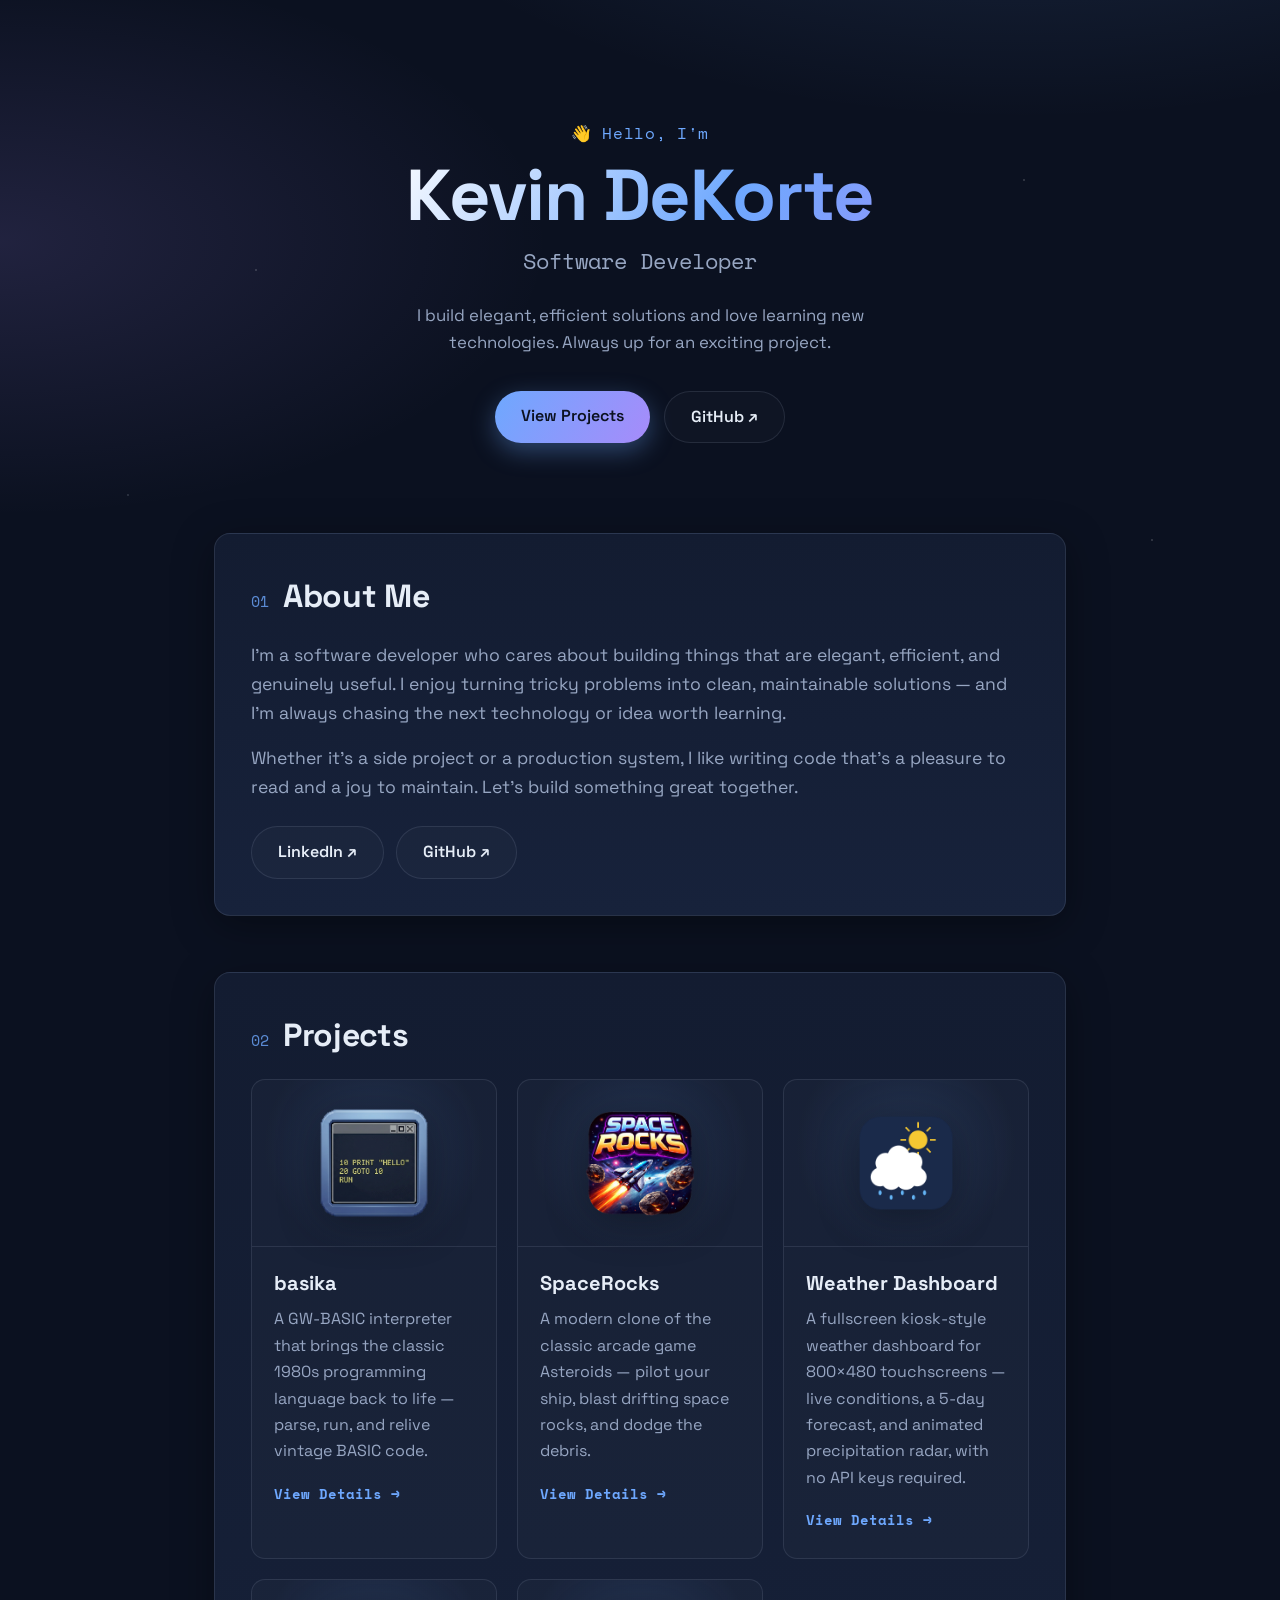
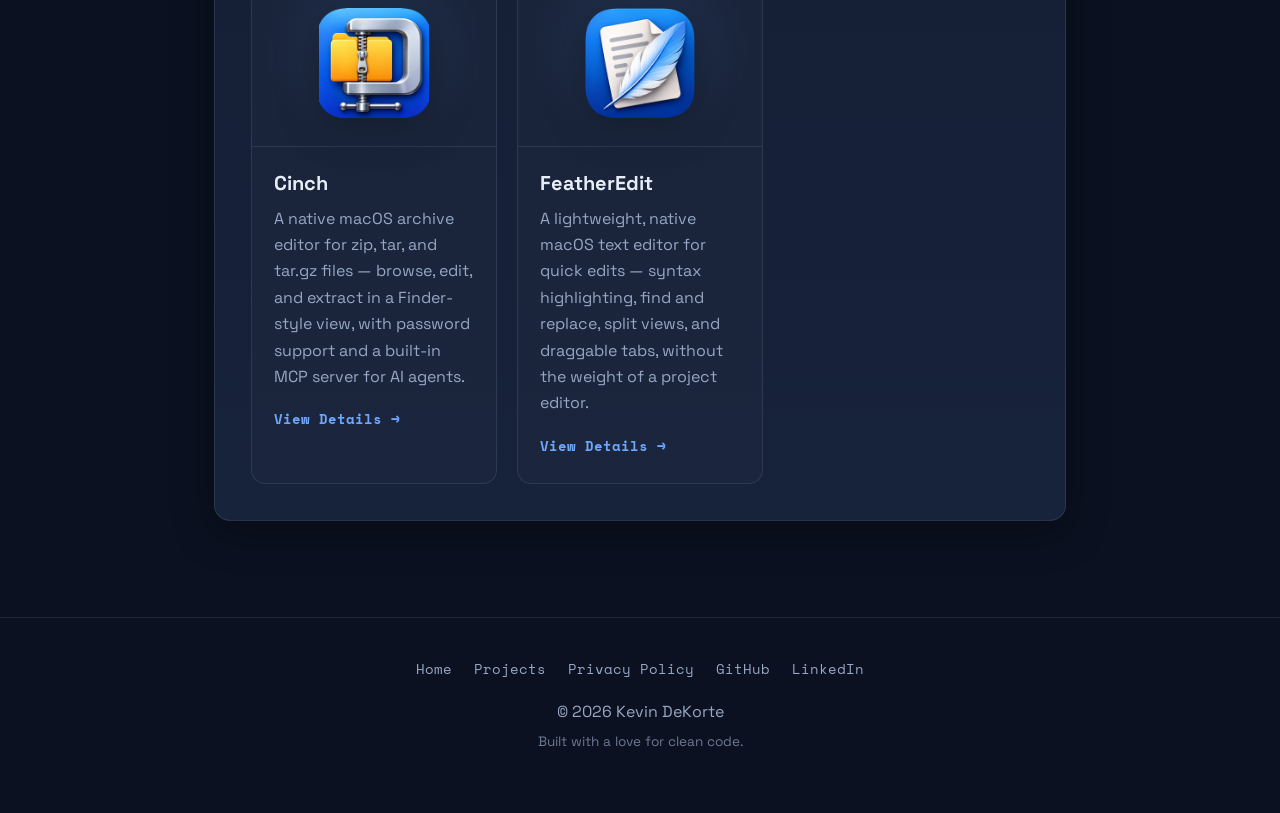
<file: index.html>
<!DOCTYPE html>
<html lang="en">
<head>
    <meta charset="UTF-8">
    <meta name="viewport" content="width=device-width, initial-scale=1.0">
    <meta name="description" content="Kevin DeKorte — Software Developer. Portfolio and projects.">
    <title>Kevin DeKorte — Software Developer</title>
    <link rel="canonical" href="https://kdekorte.github.io/">
    <script async src="https://pagead2.googlesyndication.com/pagead/js/adsbygoogle.js?client=ca-pub-9617520842418047" crossorigin="anonymous"></script>
    <link rel="preconnect" href="https://fonts.googleapis.com">
    <link rel="preconnect" href="https://fonts.gstatic.com" crossorigin>
    <link href="https://fonts.googleapis.com/css2?family=Space+Grotesk:wght@400;500;600;700&family=Space+Mono:wght@400;700&display=swap" rel="stylesheet">
    <link rel="stylesheet" href="style.css">
</head>
<body>
    <div class="stars" aria-hidden="true"></div>

    <header class="hero">
        <div class="hero-inner">
            <p class="eyebrow">👋 Hello, I'm</p>
            <h1>Kevin DeKorte</h1>
            <p class="tagline">Software Developer</p>
            <p class="hero-blurb">I build elegant, efficient solutions and love learning new technologies. Always up for an exciting project.</p>
            <div class="hero-actions">
                <a class="btn btn-primary" href="#projects">View Projects</a>
                <a class="btn btn-ghost" href="https://github.com/kdekorte" target="_blank" rel="noopener">GitHub ↗</a>
            </div>
        </div>
    </header>

    <main>
        <section id="about" class="section">
            <div class="section-head">
                <span class="section-index">01</span>
                <h2>About Me</h2>
            </div>
            <p class="lead">I'm a software developer who cares about building things that are elegant, efficient, and genuinely useful. I enjoy turning tricky problems into clean, maintainable solutions — and I'm always chasing the next technology or idea worth learning.</p>
            <p class="lead">Whether it's a side project or a production system, I like writing code that's a pleasure to read and a joy to maintain. Let's build something great together.</p>
            <div class="about-links">
                <a class="btn btn-ghost" href="https://www.linkedin.com/in/kevin-dekorte-9445943" target="_blank" rel="noopener">LinkedIn ↗</a>
                <a class="btn btn-ghost" href="https://github.com/kdekorte" target="_blank" rel="noopener">GitHub ↗</a>
            </div>
        </section>

        <section id="projects" class="section">
            <div class="section-head">
                <span class="section-index">02</span>
                <h2>Projects</h2>
            </div>
            <div class="project-grid">
                <article class="card">
                    <div class="card-media">
                        <img src="images/basika/icon.png" alt="basika icon" loading="lazy">
                    </div>
                    <div class="card-body">
                        <h3>basika</h3>
                        <p>A GW-BASIC interpreter that brings the classic 1980s programming language back to life — parse, run, and relive vintage BASIC code.</p>
                        <a class="card-link" href="basika.html">View Details →</a>
                    </div>
                </article>

                <article class="card">
                    <div class="card-media">
                        <img src="images/spacerocks/icon.png" alt="SpaceRocks icon" loading="lazy">
                    </div>
                    <div class="card-body">
                        <h3>SpaceRocks</h3>
                        <p>A modern clone of the classic arcade game Asteroids — pilot your ship, blast drifting space rocks, and dodge the debris.</p>
                        <a class="card-link" href="spacerocks.html">View Details →</a>
                    </div>
                </article>

                <article class="card">
                    <div class="card-media">
                        <img src="images/weather-dashboard/icon.png" alt="Weather Dashboard icon" loading="lazy">
                    </div>
                    <div class="card-body">
                        <h3>Weather Dashboard</h3>
                        <p>A fullscreen kiosk-style weather dashboard for 800×480 touchscreens — live conditions, a 5-day forecast, and animated precipitation radar, with no API keys required.</p>
                        <a class="card-link" href="weather-dashboard.html">View Details →</a>
                    </div>
                </article>

                <article class="card">
                    <div class="card-media">
                        <img src="images/cinch/icon.png" alt="Cinch icon" loading="lazy">
                    </div>
                    <div class="card-body">
                        <h3>Cinch</h3>
                        <p>A native macOS archive editor for zip, tar, and tar.gz files — browse, edit, and extract in a Finder-style view, with password support and a built-in MCP server for AI agents.</p>
                        <a class="card-link" href="cinch.html">View Details →</a>
                    </div>
                </article>

                <article class="card">
                    <div class="card-media">
                        <img src="images/featheredit/icon.png" alt="FeatherEdit icon" loading="lazy">
                    </div>
                    <div class="card-body">
                        <h3>FeatherEdit</h3>
                        <p>A lightweight, native macOS text editor for quick edits — syntax highlighting, find and replace, split views, and draggable tabs, without the weight of a project editor.</p>
                        <a class="card-link" href="featheredit.html">View Details →</a>
                    </div>
                </article>
            </div>
        </section>
    </main>

    <footer>
        <nav class="footer-nav" aria-label="Site">
            <a href="index.html">Home</a>
            <a href="index.html#projects">Projects</a>
            <a href="privacy.html">Privacy Policy</a>
            <a href="https://github.com/kdekorte" target="_blank" rel="noopener">GitHub</a>
            <a href="https://www.linkedin.com/in/kevin-dekorte-9445943" target="_blank" rel="noopener">LinkedIn</a>
        </nav>
        <p>&copy; 2026 Kevin DeKorte</p>
        <p class="footer-sub">Built with a love for clean code.</p>
    </footer>
</body>
</html>
</file>
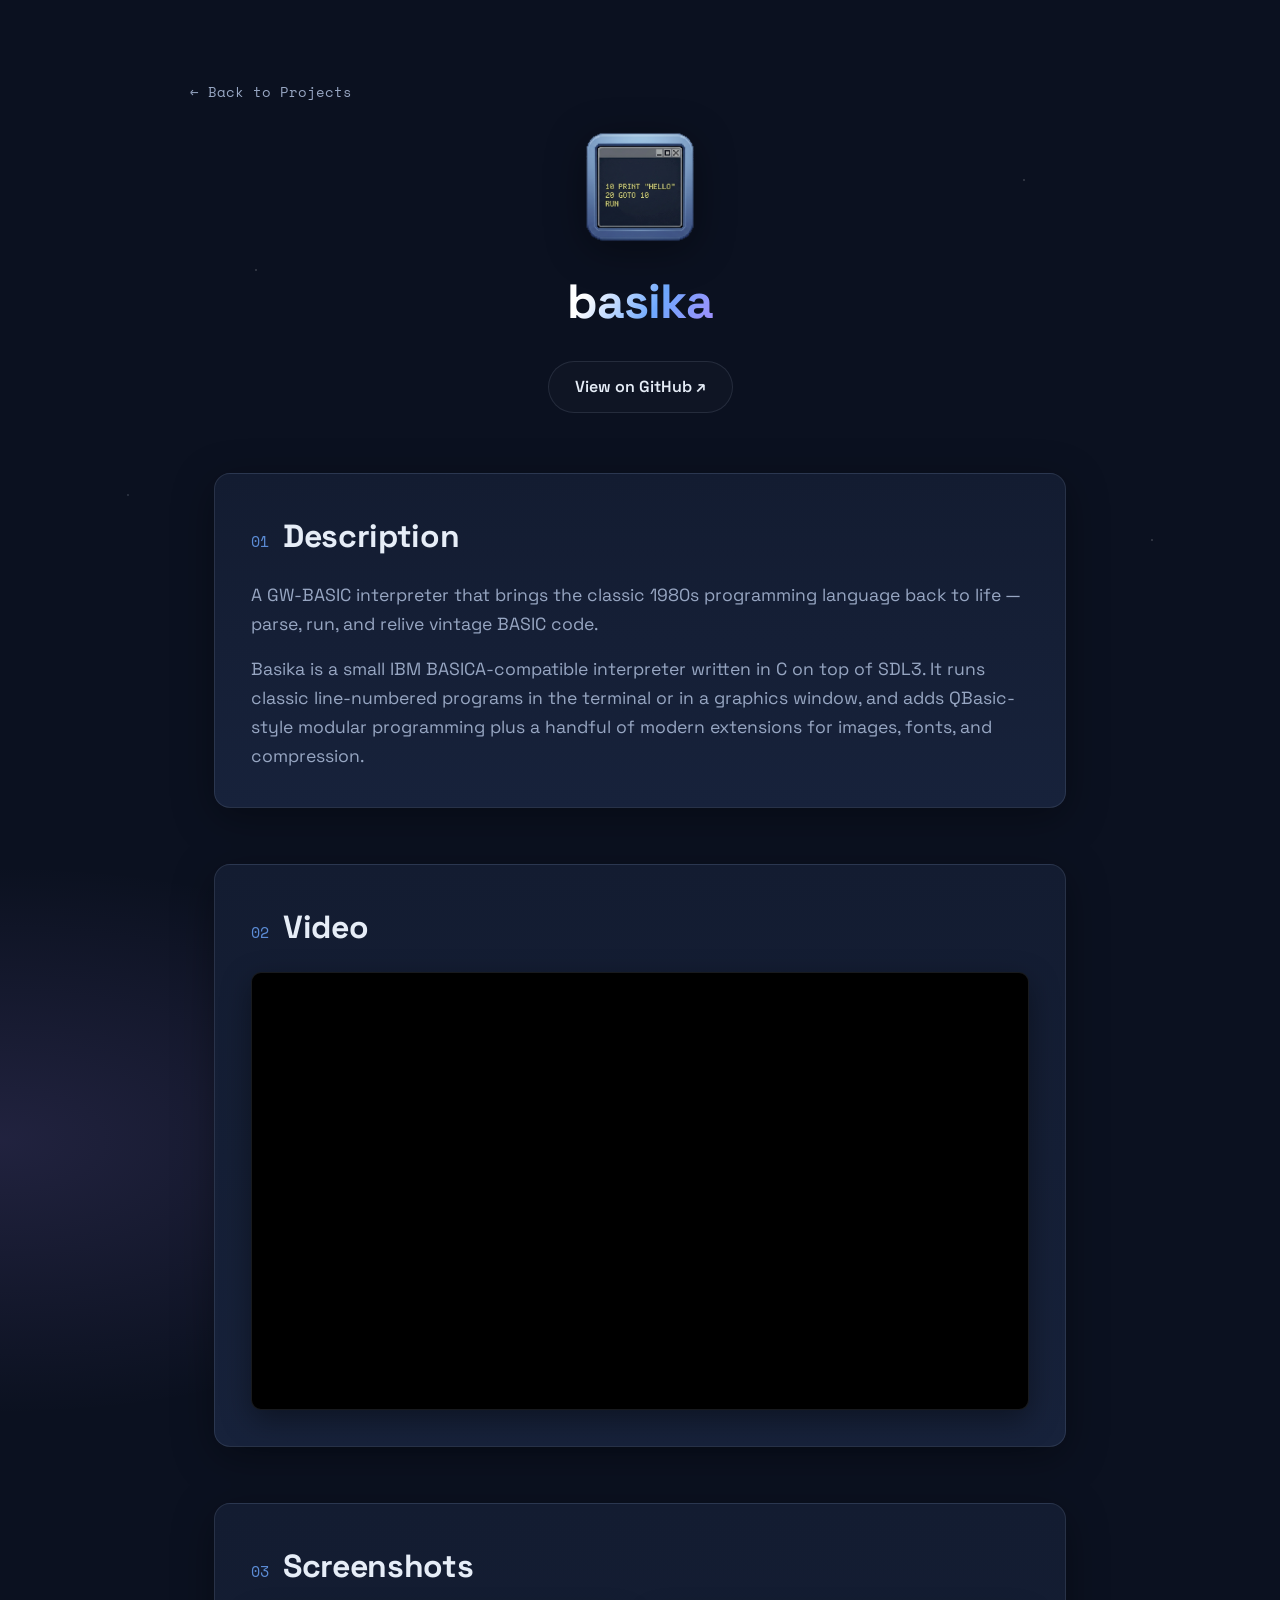
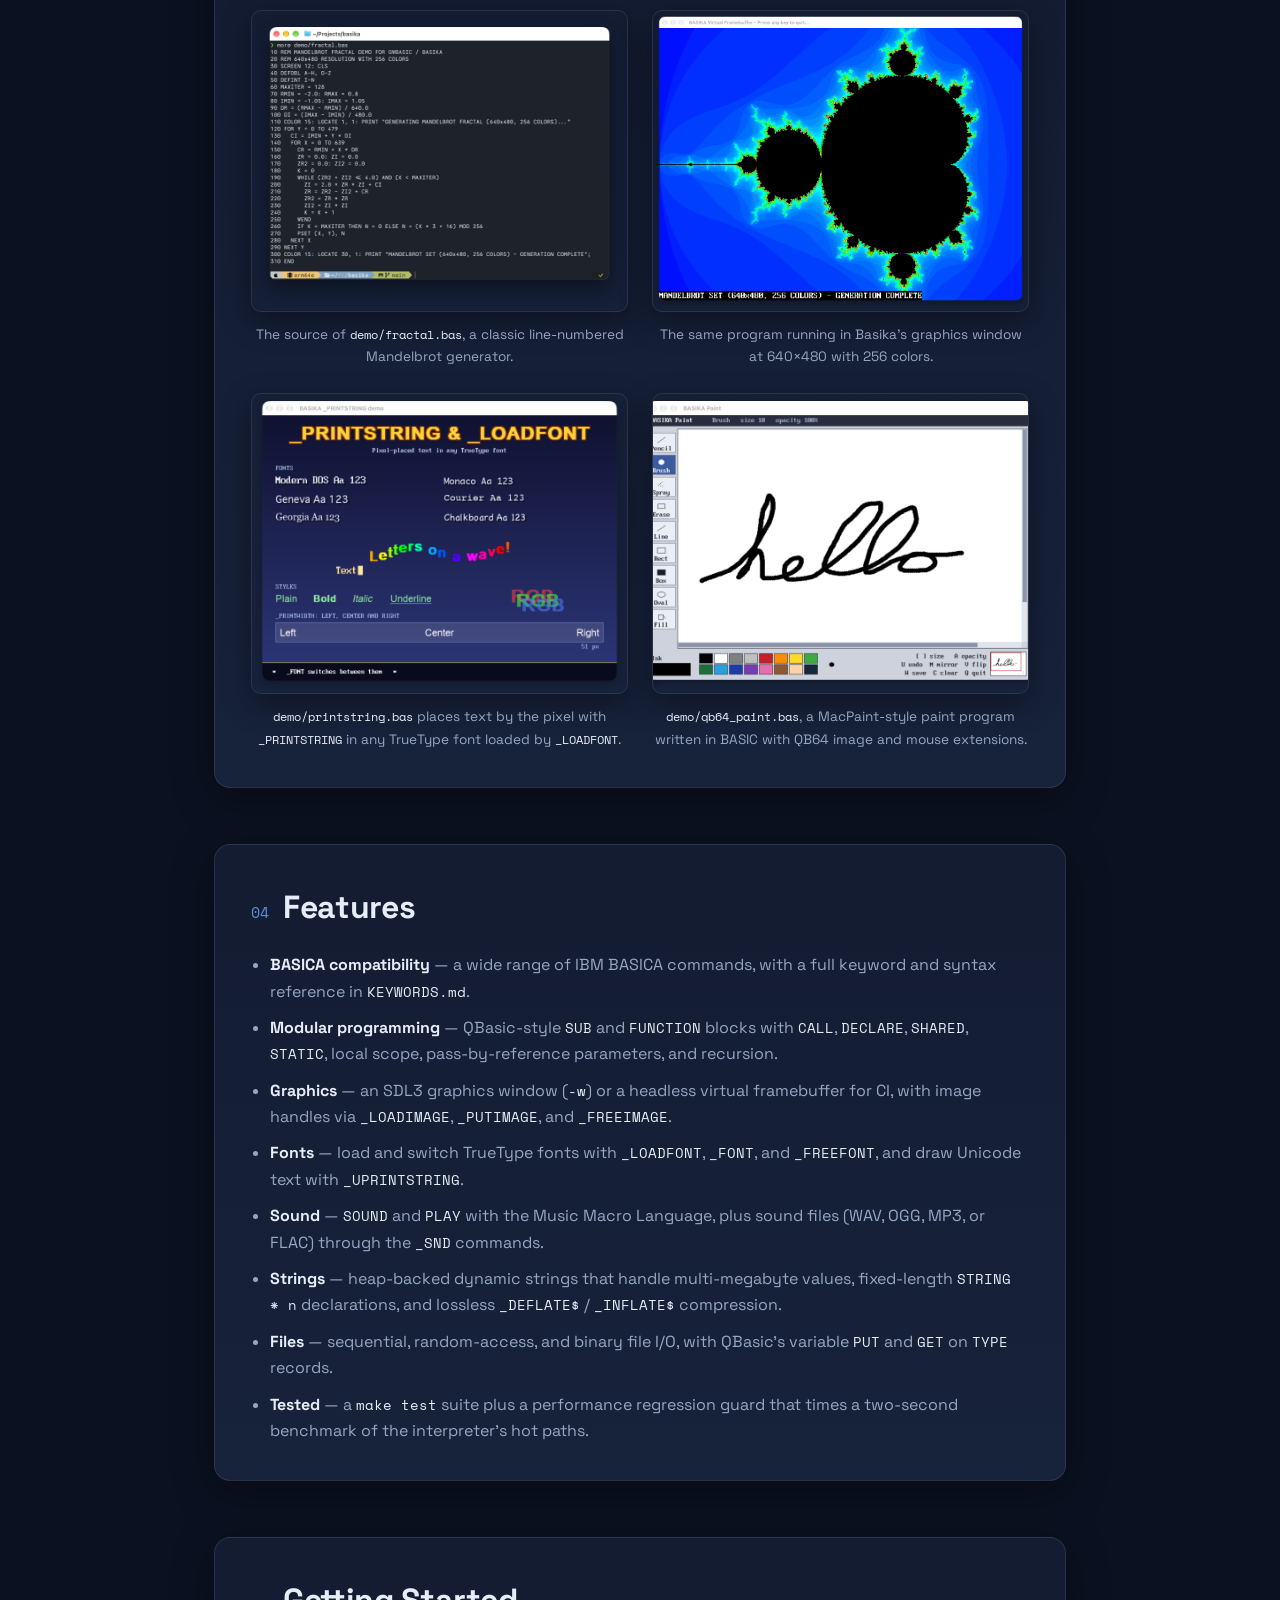
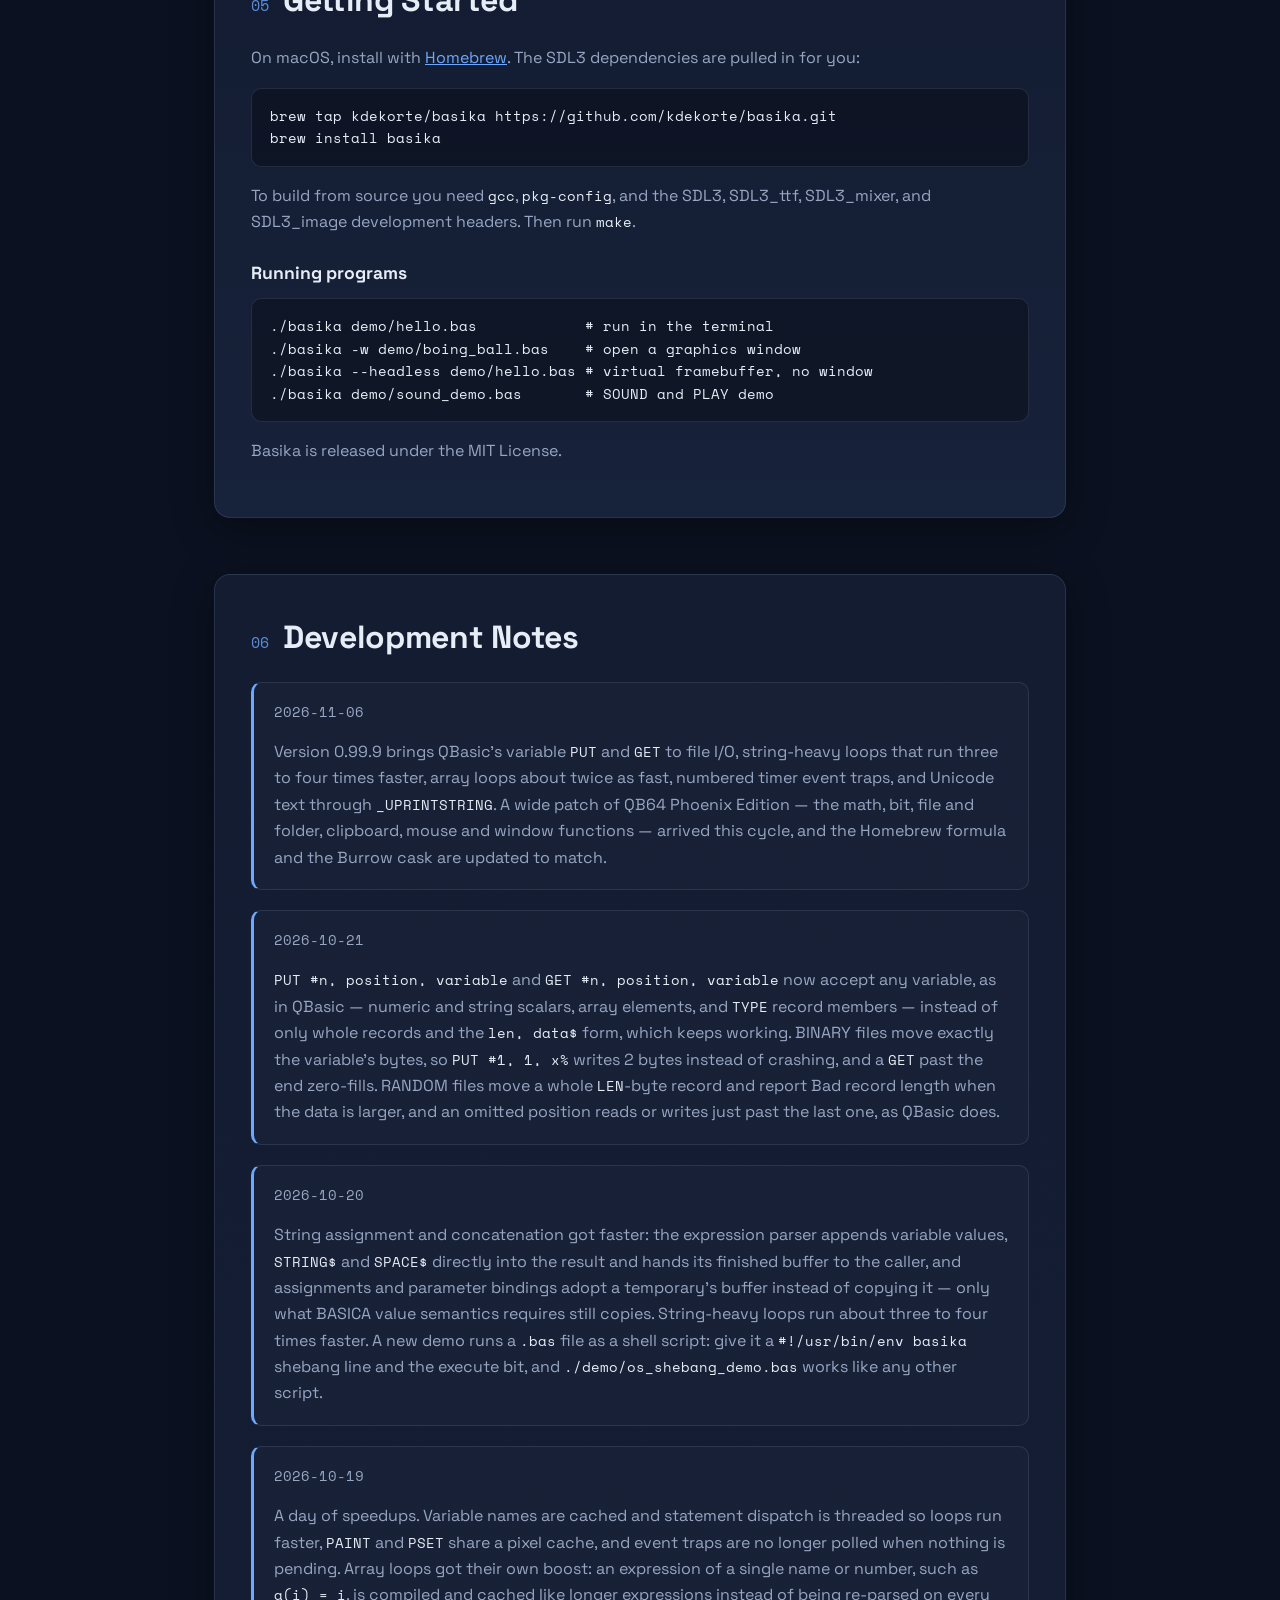
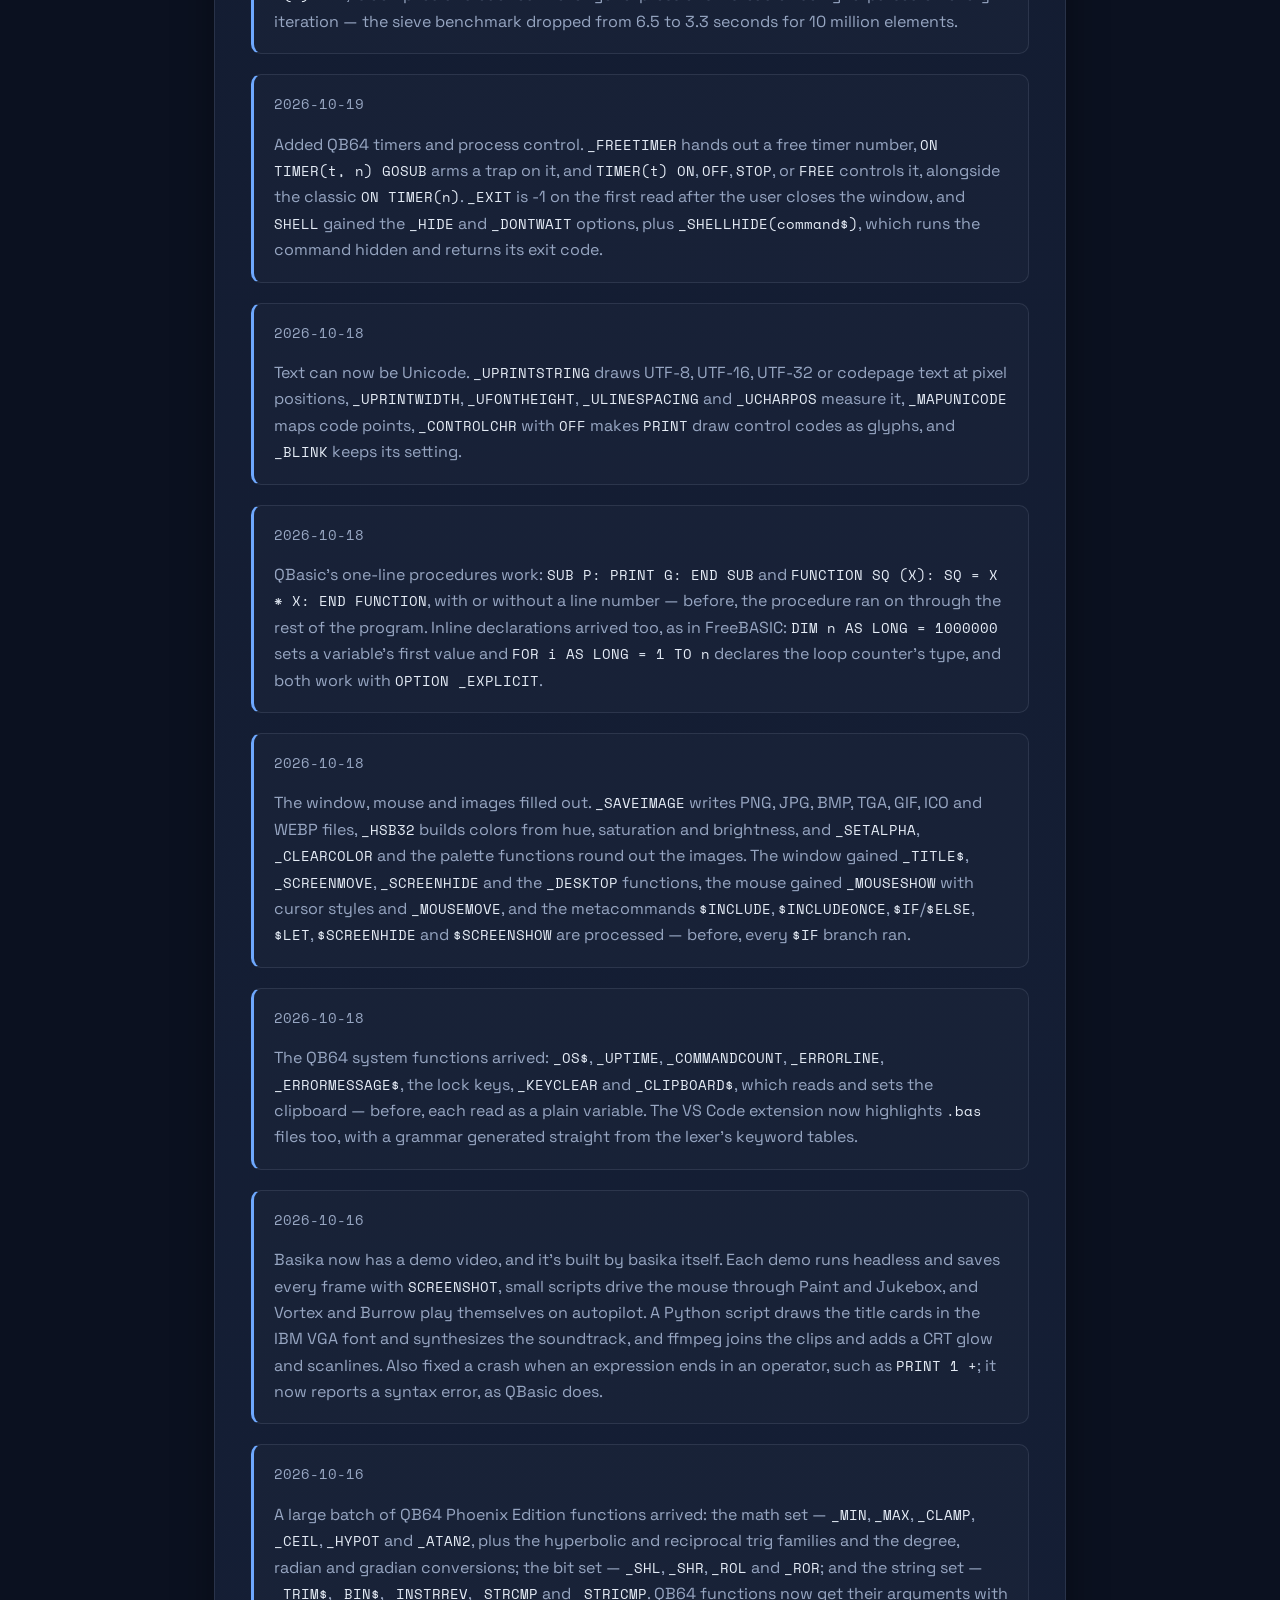
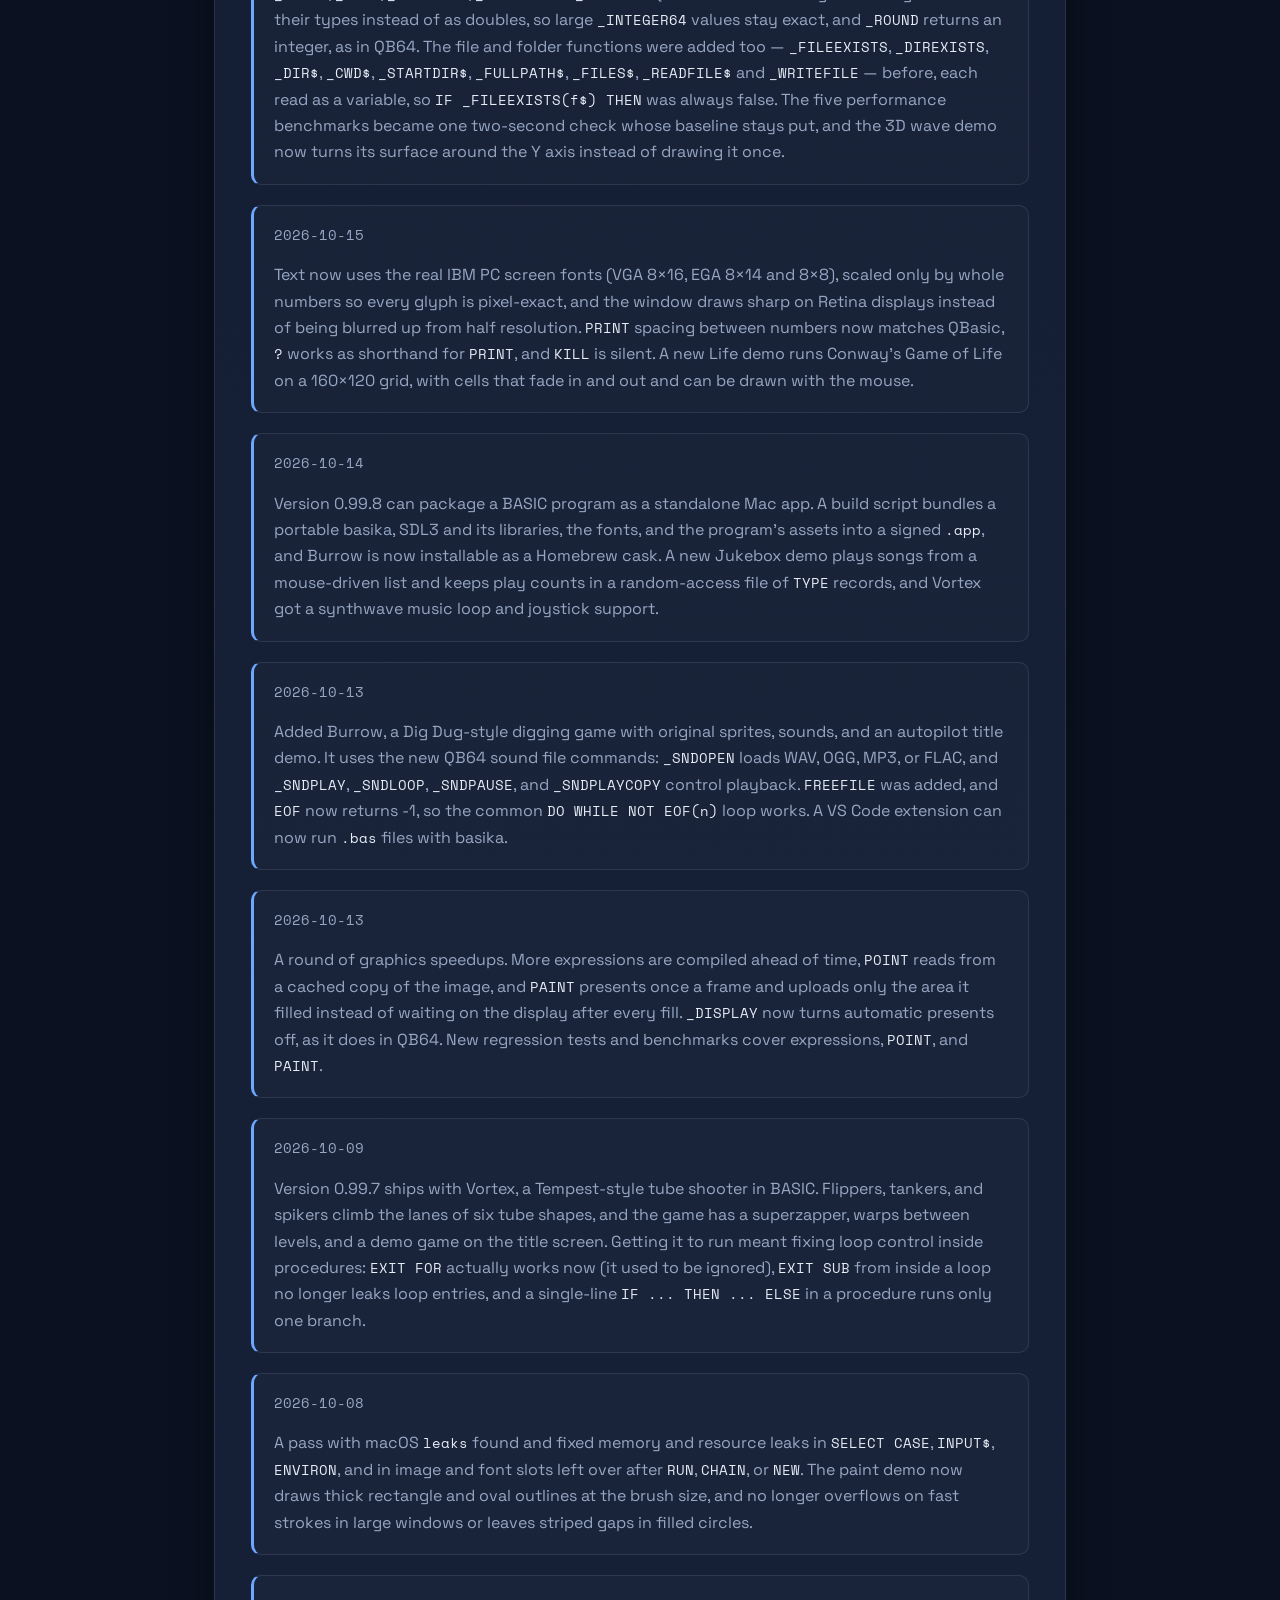
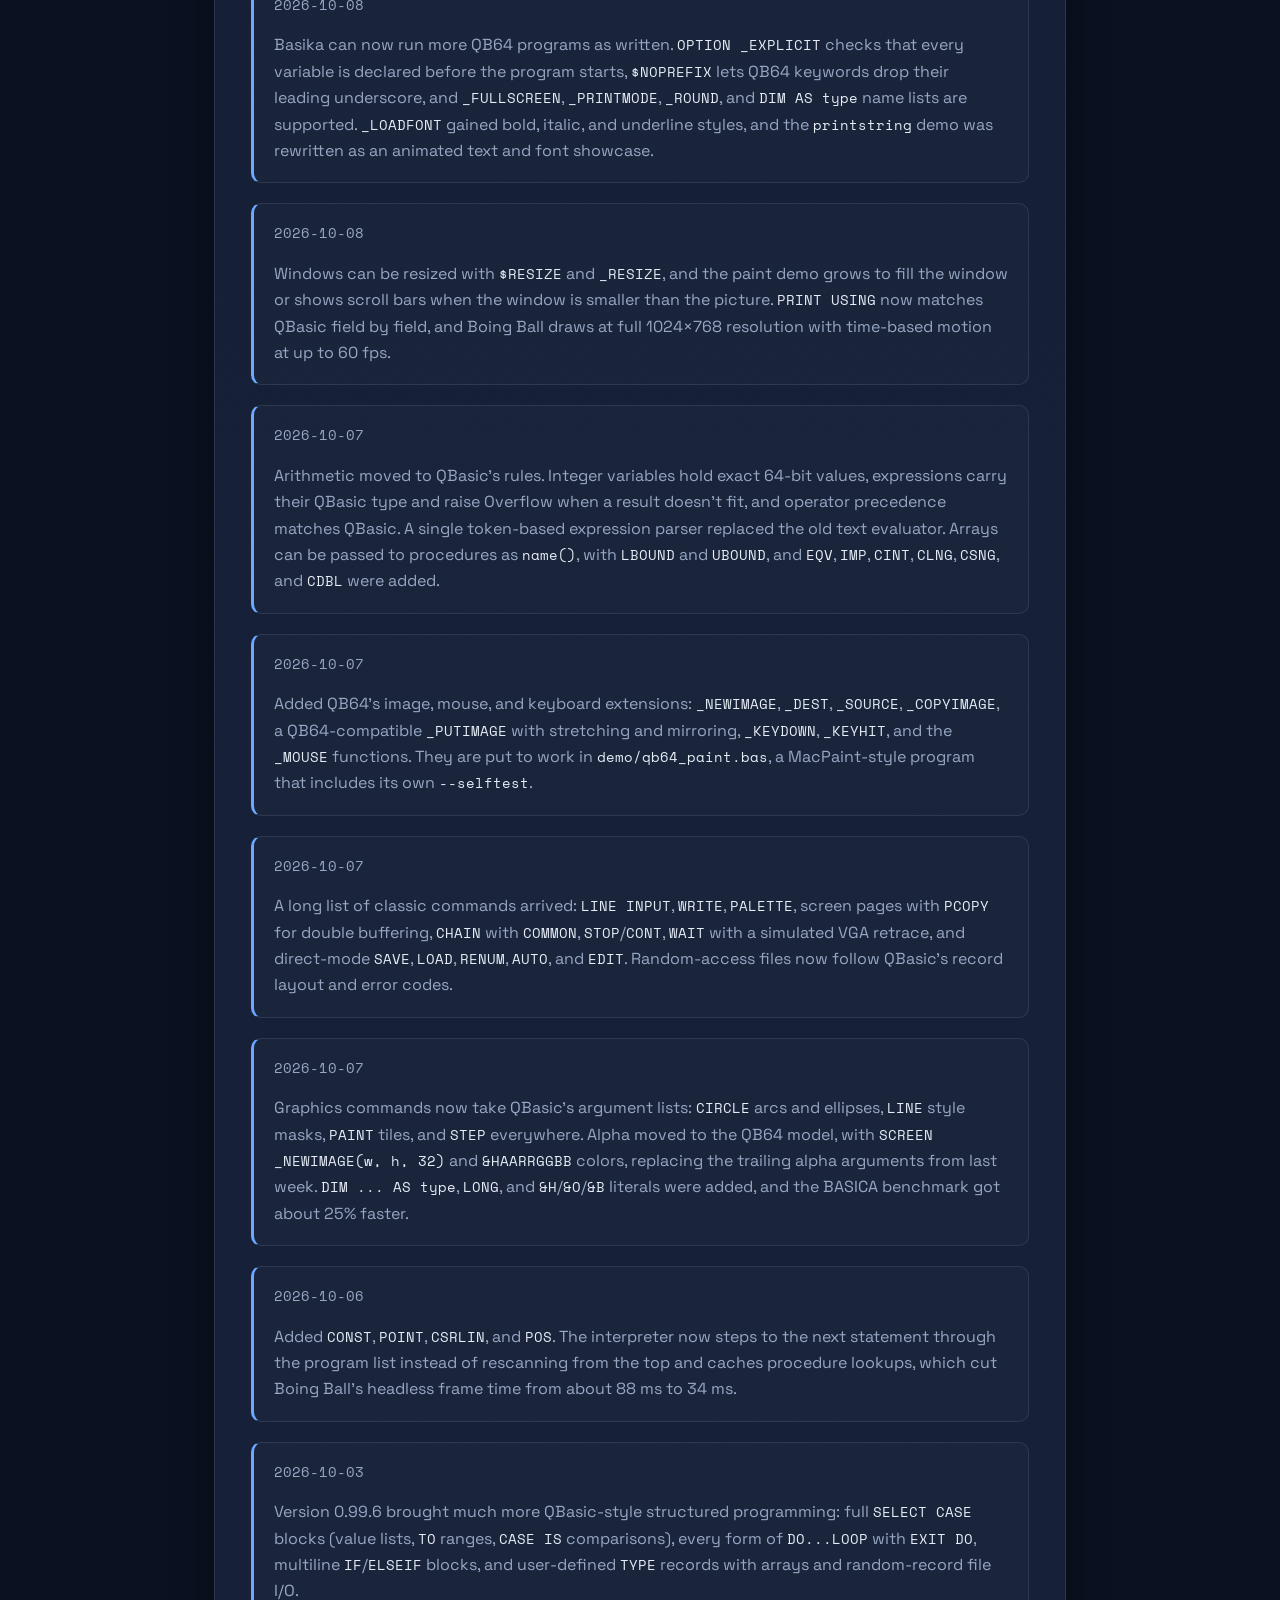
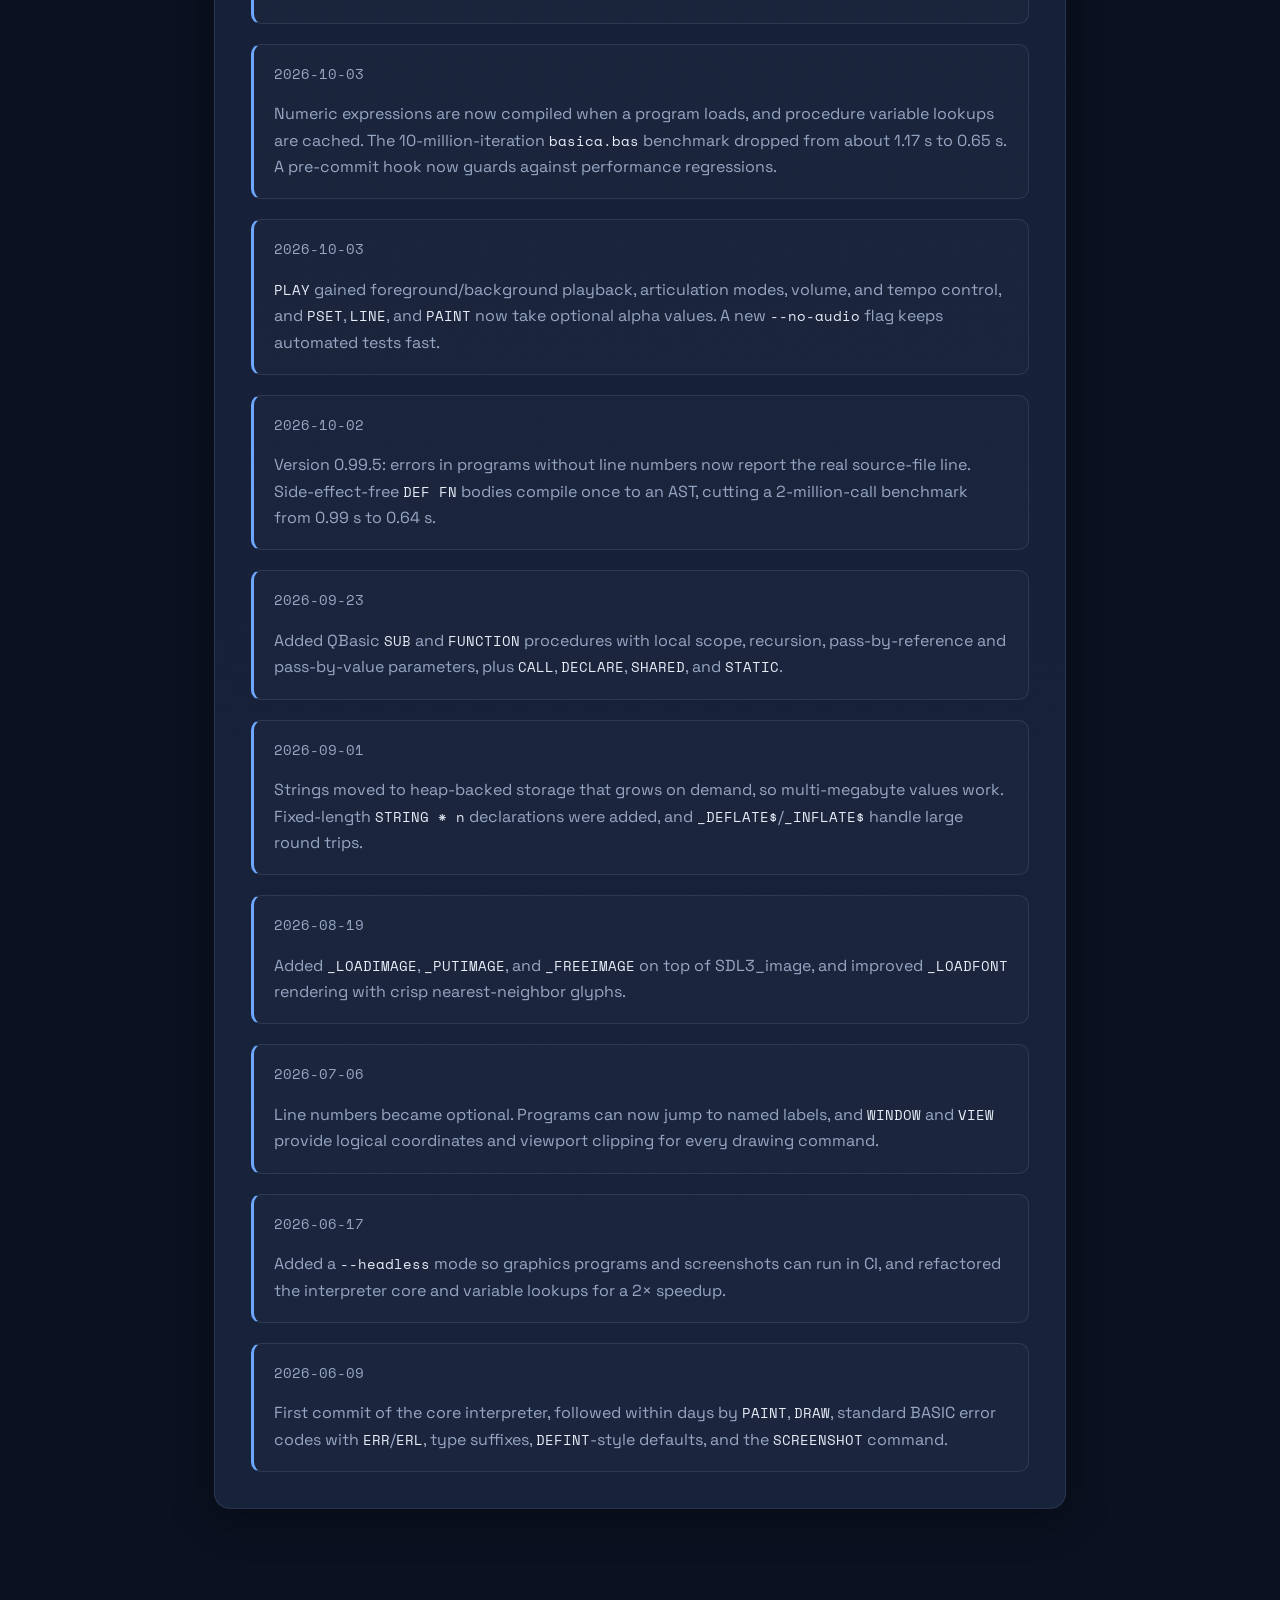
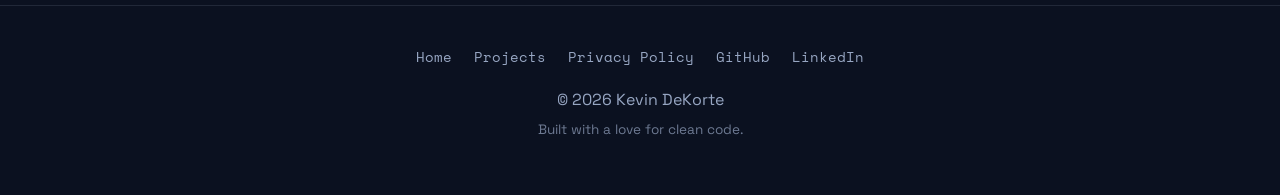
<file: basika.html>
<!DOCTYPE html>
<html lang="en">
<head>
    <meta charset="UTF-8">
    <meta name="viewport" content="width=device-width, initial-scale=1.0">
    <meta name="description" content="basika — a GW-BASIC interpreter by Kevin DeKorte.">
    <title>basika — Kevin DeKorte</title>
    <link rel="canonical" href="https://kdekorte.github.io/basika.html">
    <script async src="https://pagead2.googlesyndication.com/pagead/js/adsbygoogle.js?client=ca-pub-9617520842418047" crossorigin="anonymous"></script>
    <link rel="preconnect" href="https://fonts.googleapis.com">
    <link rel="preconnect" href="https://fonts.gstatic.com" crossorigin>
    <link href="https://fonts.googleapis.com/css2?family=Space+Grotesk:wght@400;500;600;700&family=Space+Mono:wght@400;700&display=swap" rel="stylesheet">
    <link rel="stylesheet" href="style.css">
</head>
<body>
    <div class="stars" aria-hidden="true"></div>

    <header class="detail-hero">
        <div class="detail-hero-inner">
            <a class="back-link" href="index.html">← Back to Projects</a>
            <img class="detail-icon" src="images/basika/icon.png" alt="basika icon" loading="lazy">
            <h1>basika</h1>
            <a class="btn btn-ghost" href="https://github.com/kdekorte/basika" target="_blank" rel="noopener">View on GitHub ↗</a>
        </div>
    </header>

    <main>
        <section id="description" class="section">
            <div class="section-head">
                <span class="section-index">01</span>
                <h2>Description</h2>
            </div>
            <p class="lead">A GW-BASIC interpreter that brings the classic 1980s programming language back to life — parse, run, and relive vintage BASIC code.</p>
            <p class="lead">Basika is a small IBM BASICA-compatible interpreter written in C on top of SDL3. It runs classic line-numbered programs in the terminal or in a graphics window, and adds QBasic-style modular programming plus a handful of modern extensions for images, fonts, and compression.</p>
        </section>

        <section id="video" class="section">
            <div class="section-head">
                <span class="section-index">02</span>
                <h2>Video</h2>
            </div>
            <div class="video-embed">
                <iframe src="https://www.youtube-nocookie.com/embed/3unVa_5Ki-4" title="basika demo video" loading="lazy" allow="accelerometer; clipboard-write; encrypted-media; gyroscope; picture-in-picture; web-share" referrerpolicy="strict-origin-when-cross-origin" allowfullscreen></iframe>
            </div>
        </section>

        <section id="screenshots" class="section">
            <div class="section-head">
                <span class="section-index">03</span>
                <h2>Screenshots</h2>
            </div>
            <div class="screenshots gallery">
                <figure class="screenshot">
                    <img src="images/basika/fractal_source.png" alt="Terminal showing the line-numbered BASIC source of demo/fractal.bas, a Mandelbrot set generator" loading="lazy" width="1836" height="1420">
                    <figcaption>The source of <code>demo/fractal.bas</code>, a classic line-numbered Mandelbrot generator.</figcaption>
                </figure>
                <figure class="screenshot">
                    <img src="images/basika/fractal_run.png" alt="Basika graphics window displaying a colorful Mandelbrot set rendered at 640×480 in 256 colors" loading="lazy" width="2140" height="1692">
                    <figcaption>The same program running in Basika's graphics window at 640×480 with 256 colors.</figcaption>
                </figure>
                <figure class="screenshot">
                    <img src="images/basika/printstring.png" alt="Basika _PRINTSTRING demo window showing several TrueType fonts, rainbow letters on a wave, plain, bold, italic and underline styles, and left, center and right aligned text" loading="lazy" width="1692" height="1356">
                    <figcaption><code>demo/printstring.bas</code> places text by the pixel with <code>_PRINTSTRING</code> in any TrueType font loaded by <code>_LOADFONT</code>.</figcaption>
                </figure>
                <figure class="screenshot">
                    <img src="images/basika/qb64_paint.png" alt="BASIKA Paint, a MacPaint-style drawing program with a tool palette on the left, a color palette along the bottom, and the word hello brushed on the canvas" loading="lazy" width="1854" height="1356">
                    <figcaption><code>demo/qb64_paint.bas</code>, a MacPaint-style paint program written in BASIC with QB64 image and mouse extensions.</figcaption>
                </figure>
            </div>
        </section>

        <section id="features" class="section">
            <div class="section-head">
                <span class="section-index">04</span>
                <h2>Features</h2>
            </div>
            <ul class="feature-list">
                <li><strong>BASICA compatibility</strong> — a wide range of IBM BASICA commands, with a full keyword and syntax reference in <code>KEYWORDS.md</code>.</li>
                <li><strong>Modular programming</strong> — QBasic-style <code>SUB</code> and <code>FUNCTION</code> blocks with <code>CALL</code>, <code>DECLARE</code>, <code>SHARED</code>, <code>STATIC</code>, local scope, pass-by-reference parameters, and recursion.</li>
                <li><strong>Graphics</strong> — an SDL3 graphics window (<code>-w</code>) or a headless virtual framebuffer for CI, with image handles via <code>_LOADIMAGE</code>, <code>_PUTIMAGE</code>, and <code>_FREEIMAGE</code>.</li>
                <li><strong>Fonts</strong> — load and switch TrueType fonts with <code>_LOADFONT</code>, <code>_FONT</code>, and <code>_FREEFONT</code>, and draw Unicode text with <code>_UPRINTSTRING</code>.</li>
                <li><strong>Sound</strong> — <code>SOUND</code> and <code>PLAY</code> with the Music Macro Language, plus sound files (WAV, OGG, MP3, or FLAC) through the <code>_SND</code> commands.</li>
                <li><strong>Strings</strong> — heap-backed dynamic strings that handle multi-megabyte values, fixed-length <code>STRING * n</code> declarations, and lossless <code>_DEFLATE$</code> / <code>_INFLATE$</code> compression.</li>
                <li><strong>Files</strong> — sequential, random-access, and binary file I/O, with QBasic's variable <code>PUT</code> and <code>GET</code> on <code>TYPE</code> records.</li>
                <li><strong>Tested</strong> — a <code>make test</code> suite plus a performance regression guard that times a two-second benchmark of the interpreter's hot paths.</li>
            </ul>
        </section>

        <section id="install" class="section">
            <div class="section-head">
                <span class="section-index">05</span>
                <h2>Getting Started</h2>
            </div>
            <p>On macOS, install with <a href="https://brew.sh" target="_blank" rel="noopener">Homebrew</a>. The SDL3 dependencies are pulled in for you:</p>
<pre><code>brew tap kdekorte/basika https://github.com/kdekorte/basika.git
brew install basika</code></pre>
            <p>To build from source you need <code>gcc</code>, <code>pkg-config</code>, and the SDL3, SDL3_ttf, SDL3_mixer, and SDL3_image development headers. Then run <code>make</code>.</p>
            <h3 class="detail-sub">Running programs</h3>
<pre><code>./basika demo/hello.bas            # run in the terminal
./basika -w demo/boing_ball.bas    # open a graphics window
./basika --headless demo/hello.bas # virtual framebuffer, no window
./basika demo/sound_demo.bas       # SOUND and PLAY demo</code></pre>
            <p>Basika is released under the MIT License.</p>
        </section>

        <section id="notes" class="section">
            <div class="section-head">
                <span class="section-index">06</span>
                <h2>Development Notes</h2>
            </div>
            <div class="notes">
                <article class="note">
                    <p class="note-date">2026-11-06</p>
                    <p>Version 0.99.9 brings QBasic's variable <code>PUT</code> and <code>GET</code> to file I/O, string-heavy loops that run three to four times faster, array loops about twice as fast, numbered timer event traps, and Unicode text through <code>_UPRINTSTRING</code>. A wide patch of QB64 Phoenix Edition — the math, bit, file and folder, clipboard, mouse and window functions — arrived this cycle, and the Homebrew formula and the Burrow cask are updated to match.</p>
                </article>
                <article class="note">
                    <p class="note-date">2026-10-21</p>
                    <p><code>PUT #n, position, variable</code> and <code>GET #n, position, variable</code> now accept any variable, as in QBasic — numeric and string scalars, array elements, and <code>TYPE</code> record members — instead of only whole records and the <code>len, data$</code> form, which keeps working. BINARY files move exactly the variable's bytes, so <code>PUT #1, 1, x%</code> writes 2 bytes instead of crashing, and a <code>GET</code> past the end zero-fills. RANDOM files move a whole <code>LEN</code>-byte record and report Bad record length when the data is larger, and an omitted position reads or writes just past the last one, as QBasic does.</p>
                </article>
                <article class="note">
                    <p class="note-date">2026-10-20</p>
                    <p>String assignment and concatenation got faster: the expression parser appends variable values, <code>STRING$</code> and <code>SPACE$</code> directly into the result and hands its finished buffer to the caller, and assignments and parameter bindings adopt a temporary's buffer instead of copying it — only what BASICA value semantics requires still copies. String-heavy loops run about three to four times faster. A new demo runs a <code>.bas</code> file as a shell script: give it a <code>#!/usr/bin/env basika</code> shebang line and the execute bit, and <code>./demo/os_shebang_demo.bas</code> works like any other script.</p>
                </article>
                <article class="note">
                    <p class="note-date">2026-10-19</p>
                    <p>A day of speedups. Variable names are cached and statement dispatch is threaded so loops run faster, <code>PAINT</code> and <code>PSET</code> share a pixel cache, and event traps are no longer polled when nothing is pending. Array loops got their own boost: an expression of a single name or number, such as <code>a(i) = i</code>, is compiled and cached like longer expressions instead of being re-parsed on every iteration — the sieve benchmark dropped from 6.5 to 3.3 seconds for 10 million elements.</p>
                </article>
                <article class="note">
                    <p class="note-date">2026-10-19</p>
                    <p>Added QB64 timers and process control. <code>_FREETIMER</code> hands out a free timer number, <code>ON TIMER(t, n) GOSUB</code> arms a trap on it, and <code>TIMER(t) ON</code>, <code>OFF</code>, <code>STOP</code>, or <code>FREE</code> controls it, alongside the classic <code>ON TIMER(n)</code>. <code>_EXIT</code> is -1 on the first read after the user closes the window, and <code>SHELL</code> gained the <code>_HIDE</code> and <code>_DONTWAIT</code> options, plus <code>_SHELLHIDE(command$)</code>, which runs the command hidden and returns its exit code.</p>
                </article>
                <article class="note">
                    <p class="note-date">2026-10-18</p>
                    <p>Text can now be Unicode. <code>_UPRINTSTRING</code> draws UTF-8, UTF-16, UTF-32 or codepage text at pixel positions, <code>_UPRINTWIDTH</code>, <code>_UFONTHEIGHT</code>, <code>_ULINESPACING</code> and <code>_UCHARPOS</code> measure it, <code>_MAPUNICODE</code> maps code points, <code>_CONTROLCHR</code> with <code>OFF</code> makes <code>PRINT</code> draw control codes as glyphs, and <code>_BLINK</code> keeps its setting.</p>
                </article>
                <article class="note">
                    <p class="note-date">2026-10-18</p>
                    <p>QBasic's one-line procedures work: <code>SUB P: PRINT G: END SUB</code> and <code>FUNCTION SQ (X): SQ = X * X: END FUNCTION</code>, with or without a line number — before, the procedure ran on through the rest of the program. Inline declarations arrived too, as in FreeBASIC: <code>DIM n AS LONG = 1000000</code> sets a variable's first value and <code>FOR i AS LONG = 1 TO n</code> declares the loop counter's type, and both work with <code>OPTION _EXPLICIT</code>.</p>
                </article>
                <article class="note">
                    <p class="note-date">2026-10-18</p>
                    <p>The window, mouse and images filled out. <code>_SAVEIMAGE</code> writes PNG, JPG, BMP, TGA, GIF, ICO and WEBP files, <code>_HSB32</code> builds colors from hue, saturation and brightness, and <code>_SETALPHA</code>, <code>_CLEARCOLOR</code> and the palette functions round out the images. The window gained <code>_TITLE$</code>, <code>_SCREENMOVE</code>, <code>_SCREENHIDE</code> and the <code>_DESKTOP</code> functions, the mouse gained <code>_MOUSESHOW</code> with cursor styles and <code>_MOUSEMOVE</code>, and the metacommands <code>$INCLUDE</code>, <code>$INCLUDEONCE</code>, <code>$IF</code>/<code>$ELSE</code>, <code>$LET</code>, <code>$SCREENHIDE</code> and <code>$SCREENSHOW</code> are processed — before, every <code>$IF</code> branch ran.</p>
                </article>
                <article class="note">
                    <p class="note-date">2026-10-18</p>
                    <p>The QB64 system functions arrived: <code>_OS$</code>, <code>_UPTIME</code>, <code>_COMMANDCOUNT</code>, <code>_ERRORLINE</code>, <code>_ERRORMESSAGE$</code>, the lock keys, <code>_KEYCLEAR</code> and <code>_CLIPBOARD$</code>, which reads and sets the clipboard — before, each read as a plain variable. The VS Code extension now highlights <code>.bas</code> files too, with a grammar generated straight from the lexer's keyword tables.</p>
                </article>
                <article class="note">
                    <p class="note-date">2026-10-16</p>
                    <p>Basika now has a demo video, and it's built by basika itself. Each demo runs headless and saves every frame with <code>SCREENSHOT</code>, small scripts drive the mouse through Paint and Jukebox, and Vortex and Burrow play themselves on autopilot. A Python script draws the title cards in the IBM VGA font and synthesizes the soundtrack, and ffmpeg joins the clips and adds a CRT glow and scanlines. Also fixed a crash when an expression ends in an operator, such as <code>PRINT 1 +</code>; it now reports a syntax error, as QBasic does.</p>
                </article>
                <article class="note">
                    <p class="note-date">2026-10-16</p>
                    <p>A large batch of QB64 Phoenix Edition functions arrived: the math set — <code>_MIN</code>, <code>_MAX</code>, <code>_CLAMP</code>, <code>_CEIL</code>, <code>_HYPOT</code> and <code>_ATAN2</code>, plus the hyperbolic and reciprocal trig families and the degree, radian and gradian conversions; the bit set — <code>_SHL</code>, <code>_SHR</code>, <code>_ROL</code> and <code>_ROR</code>; and the string set — <code>_TRIM$</code>, <code>_BIN$</code>, <code>_INSTRREV</code>, <code>_STRCMP</code> and <code>_STRICMP</code>. QB64 functions now get their arguments with their types instead of as doubles, so large <code>_INTEGER64</code> values stay exact, and <code>_ROUND</code> returns an integer, as in QB64. The file and folder functions were added too — <code>_FILEEXISTS</code>, <code>_DIREXISTS</code>, <code>_DIR$</code>, <code>_CWD$</code>, <code>_STARTDIR$</code>, <code>_FULLPATH$</code>, <code>_FILES$</code>, <code>_READFILE$</code> and <code>_WRITEFILE</code> — before, each read as a variable, so <code>IF _FILEEXISTS(f$) THEN</code> was always false. The five performance benchmarks became one two-second check whose baseline stays put, and the 3D wave demo now turns its surface around the Y axis instead of drawing it once.</p>
                </article>
                <article class="note">
                    <p class="note-date">2026-10-15</p>
                    <p>Text now uses the real IBM PC screen fonts (VGA 8×16, EGA 8×14 and 8×8), scaled only by whole numbers so every glyph is pixel-exact, and the window draws sharp on Retina displays instead of being blurred up from half resolution. <code>PRINT</code> spacing between numbers now matches QBasic, <code>?</code> works as shorthand for <code>PRINT</code>, and <code>KILL</code> is silent. A new Life demo runs Conway's Game of Life on a 160×120 grid, with cells that fade in and out and can be drawn with the mouse.</p>
                </article>
                <article class="note">
                    <p class="note-date">2026-10-14</p>
                    <p>Version 0.99.8 can package a BASIC program as a standalone Mac app. A build script bundles a portable basika, SDL3 and its libraries, the fonts, and the program's assets into a signed <code>.app</code>, and Burrow is now installable as a Homebrew cask. A new Jukebox demo plays songs from a mouse-driven list and keeps play counts in a random-access file of <code>TYPE</code> records, and Vortex got a synthwave music loop and joystick support.</p>
                </article>
                <article class="note">
                    <p class="note-date">2026-10-13</p>
                    <p>Added Burrow, a Dig Dug-style digging game with original sprites, sounds, and an autopilot title demo. It uses the new QB64 sound file commands: <code>_SNDOPEN</code> loads WAV, OGG, MP3, or FLAC, and <code>_SNDPLAY</code>, <code>_SNDLOOP</code>, <code>_SNDPAUSE</code>, and <code>_SNDPLAYCOPY</code> control playback. <code>FREEFILE</code> was added, and <code>EOF</code> now returns -1, so the common <code>DO WHILE NOT EOF(n)</code> loop works. A VS Code extension can now run <code>.bas</code> files with basika.</p>
                </article>
                <article class="note">
                    <p class="note-date">2026-10-13</p>
                    <p>A round of graphics speedups. More expressions are compiled ahead of time, <code>POINT</code> reads from a cached copy of the image, and <code>PAINT</code> presents once a frame and uploads only the area it filled instead of waiting on the display after every fill. <code>_DISPLAY</code> now turns automatic presents off, as it does in QB64. New regression tests and benchmarks cover expressions, <code>POINT</code>, and <code>PAINT</code>.</p>
                </article>
                <article class="note">
                    <p class="note-date">2026-10-09</p>
                    <p>Version 0.99.7 ships with Vortex, a Tempest-style tube shooter in BASIC. Flippers, tankers, and spikers climb the lanes of six tube shapes, and the game has a superzapper, warps between levels, and a demo game on the title screen. Getting it to run meant fixing loop control inside procedures: <code>EXIT FOR</code> actually works now (it used to be ignored), <code>EXIT SUB</code> from inside a loop no longer leaks loop entries, and a single-line <code>IF ... THEN ... ELSE</code> in a procedure runs only one branch.</p>
                </article>
                <article class="note">
                    <p class="note-date">2026-10-08</p>
                    <p>A pass with macOS <code>leaks</code> found and fixed memory and resource leaks in <code>SELECT CASE</code>, <code>INPUT$</code>, <code>ENVIRON</code>, and in image and font slots left over after <code>RUN</code>, <code>CHAIN</code>, or <code>NEW</code>. The paint demo now draws thick rectangle and oval outlines at the brush size, and no longer overflows on fast strokes in large windows or leaves striped gaps in filled circles.</p>
                </article>
                <article class="note">
                    <p class="note-date">2026-10-08</p>
                    <p>Basika can now run more QB64 programs as written. <code>OPTION _EXPLICIT</code> checks that every variable is declared before the program starts, <code>$NOPREFIX</code> lets QB64 keywords drop their leading underscore, and <code>_FULLSCREEN</code>, <code>_PRINTMODE</code>, <code>_ROUND</code>, and <code>DIM AS type</code> name lists are supported. <code>_LOADFONT</code> gained bold, italic, and underline styles, and the <code>printstring</code> demo was rewritten as an animated text and font showcase.</p>
                </article>
                <article class="note">
                    <p class="note-date">2026-10-08</p>
                    <p>Windows can be resized with <code>$RESIZE</code> and <code>_RESIZE</code>, and the paint demo grows to fill the window or shows scroll bars when the window is smaller than the picture. <code>PRINT USING</code> now matches QBasic field by field, and Boing Ball draws at full 1024×768 resolution with time-based motion at up to 60 fps.</p>
                </article>
                <article class="note">
                    <p class="note-date">2026-10-07</p>
                    <p>Arithmetic moved to QBasic's rules. Integer variables hold exact 64-bit values, expressions carry their QBasic type and raise Overflow when a result doesn't fit, and operator precedence matches QBasic. A single token-based expression parser replaced the old text evaluator. Arrays can be passed to procedures as <code>name()</code>, with <code>LBOUND</code> and <code>UBOUND</code>, and <code>EQV</code>, <code>IMP</code>, <code>CINT</code>, <code>CLNG</code>, <code>CSNG</code>, and <code>CDBL</code> were added.</p>
                </article>
                <article class="note">
                    <p class="note-date">2026-10-07</p>
                    <p>Added QB64's image, mouse, and keyboard extensions: <code>_NEWIMAGE</code>, <code>_DEST</code>, <code>_SOURCE</code>, <code>_COPYIMAGE</code>, a QB64-compatible <code>_PUTIMAGE</code> with stretching and mirroring, <code>_KEYDOWN</code>, <code>_KEYHIT</code>, and the <code>_MOUSE</code> functions. They are put to work in <code>demo/qb64_paint.bas</code>, a MacPaint-style program that includes its own <code>--selftest</code>.</p>
                </article>
                <article class="note">
                    <p class="note-date">2026-10-07</p>
                    <p>A long list of classic commands arrived: <code>LINE INPUT</code>, <code>WRITE</code>, <code>PALETTE</code>, screen pages with <code>PCOPY</code> for double buffering, <code>CHAIN</code> with <code>COMMON</code>, <code>STOP</code>/<code>CONT</code>, <code>WAIT</code> with a simulated VGA retrace, and direct-mode <code>SAVE</code>, <code>LOAD</code>, <code>RENUM</code>, <code>AUTO</code>, and <code>EDIT</code>. Random-access files now follow QBasic's record layout and error codes.</p>
                </article>
                <article class="note">
                    <p class="note-date">2026-10-07</p>
                    <p>Graphics commands now take QBasic's argument lists: <code>CIRCLE</code> arcs and ellipses, <code>LINE</code> style masks, <code>PAINT</code> tiles, and <code>STEP</code> everywhere. Alpha moved to the QB64 model, with <code>SCREEN _NEWIMAGE(w, h, 32)</code> and <code>&amp;HAARRGGBB</code> colors, replacing the trailing alpha arguments from last week. <code>DIM ... AS type</code>, <code>LONG</code>, and <code>&amp;H</code>/<code>&amp;O</code>/<code>&amp;B</code> literals were added, and the BASICA benchmark got about 25% faster.</p>
                </article>
                <article class="note">
                    <p class="note-date">2026-10-06</p>
                    <p>Added <code>CONST</code>, <code>POINT</code>, <code>CSRLIN</code>, and <code>POS</code>. The interpreter now steps to the next statement through the program list instead of rescanning from the top and caches procedure lookups, which cut Boing Ball's headless frame time from about 88 ms to 34 ms.</p>
                </article>
                <article class="note">
                    <p class="note-date">2026-10-03</p>
                    <p>Version 0.99.6 brought much more QBasic-style structured programming: full <code>SELECT CASE</code> blocks (value lists, <code>TO</code> ranges, <code>CASE IS</code> comparisons), every form of <code>DO...LOOP</code> with <code>EXIT DO</code>, multiline <code>IF</code>/<code>ELSEIF</code> blocks, and user-defined <code>TYPE</code> records with arrays and random-record file I/O.</p>
                </article>
                <article class="note">
                    <p class="note-date">2026-10-03</p>
                    <p>Numeric expressions are now compiled when a program loads, and procedure variable lookups are cached. The 10-million-iteration <code>basica.bas</code> benchmark dropped from about 1.17 s to 0.65 s. A pre-commit hook now guards against performance regressions.</p>
                </article>
                <article class="note">
                    <p class="note-date">2026-10-03</p>
                    <p><code>PLAY</code> gained foreground/background playback, articulation modes, volume, and tempo control, and <code>PSET</code>, <code>LINE</code>, and <code>PAINT</code> now take optional alpha values. A new <code>--no-audio</code> flag keeps automated tests fast.</p>
                </article>
                <article class="note">
                    <p class="note-date">2026-10-02</p>
                    <p>Version 0.99.5: errors in programs without line numbers now report the real source-file line. Side-effect-free <code>DEF FN</code> bodies compile once to an AST, cutting a 2-million-call benchmark from 0.99 s to 0.64 s.</p>
                </article>
                <article class="note">
                    <p class="note-date">2026-09-23</p>
                    <p>Added QBasic <code>SUB</code> and <code>FUNCTION</code> procedures with local scope, recursion, pass-by-reference and pass-by-value parameters, plus <code>CALL</code>, <code>DECLARE</code>, <code>SHARED</code>, and <code>STATIC</code>.</p>
                </article>
                <article class="note">
                    <p class="note-date">2026-09-01</p>
                    <p>Strings moved to heap-backed storage that grows on demand, so multi-megabyte values work. Fixed-length <code>STRING * n</code> declarations were added, and <code>_DEFLATE$</code>/<code>_INFLATE$</code> handle large round trips.</p>
                </article>
                <article class="note">
                    <p class="note-date">2026-08-19</p>
                    <p>Added <code>_LOADIMAGE</code>, <code>_PUTIMAGE</code>, and <code>_FREEIMAGE</code> on top of SDL3_image, and improved <code>_LOADFONT</code> rendering with crisp nearest-neighbor glyphs.</p>
                </article>
                <article class="note">
                    <p class="note-date">2026-07-06</p>
                    <p>Line numbers became optional. Programs can now jump to named labels, and <code>WINDOW</code> and <code>VIEW</code> provide logical coordinates and viewport clipping for every drawing command.</p>
                </article>
                <article class="note">
                    <p class="note-date">2026-06-17</p>
                    <p>Added a <code>--headless</code> mode so graphics programs and screenshots can run in CI, and refactored the interpreter core and variable lookups for a 2× speedup.</p>
                </article>
                <article class="note">
                    <p class="note-date">2026-06-09</p>
                    <p>First commit of the core interpreter, followed within days by <code>PAINT</code>, <code>DRAW</code>, standard BASIC error codes with <code>ERR</code>/<code>ERL</code>, type suffixes, <code>DEFINT</code>-style defaults, and the <code>SCREENSHOT</code> command.</p>
                </article>
            </div>
        </section>
    </main>

    <footer>
        <nav class="footer-nav" aria-label="Site">
            <a href="index.html">Home</a>
            <a href="index.html#projects">Projects</a>
            <a href="privacy.html">Privacy Policy</a>
            <a href="https://github.com/kdekorte" target="_blank" rel="noopener">GitHub</a>
            <a href="https://www.linkedin.com/in/kevin-dekorte-9445943" target="_blank" rel="noopener">LinkedIn</a>
        </nav>
        <p>&copy; 2026 Kevin DeKorte</p>
        <p class="footer-sub">Built with a love for clean code.</p>
    </footer>
    <script src="gallery.js" defer></script>
</body>
</html>
</file>
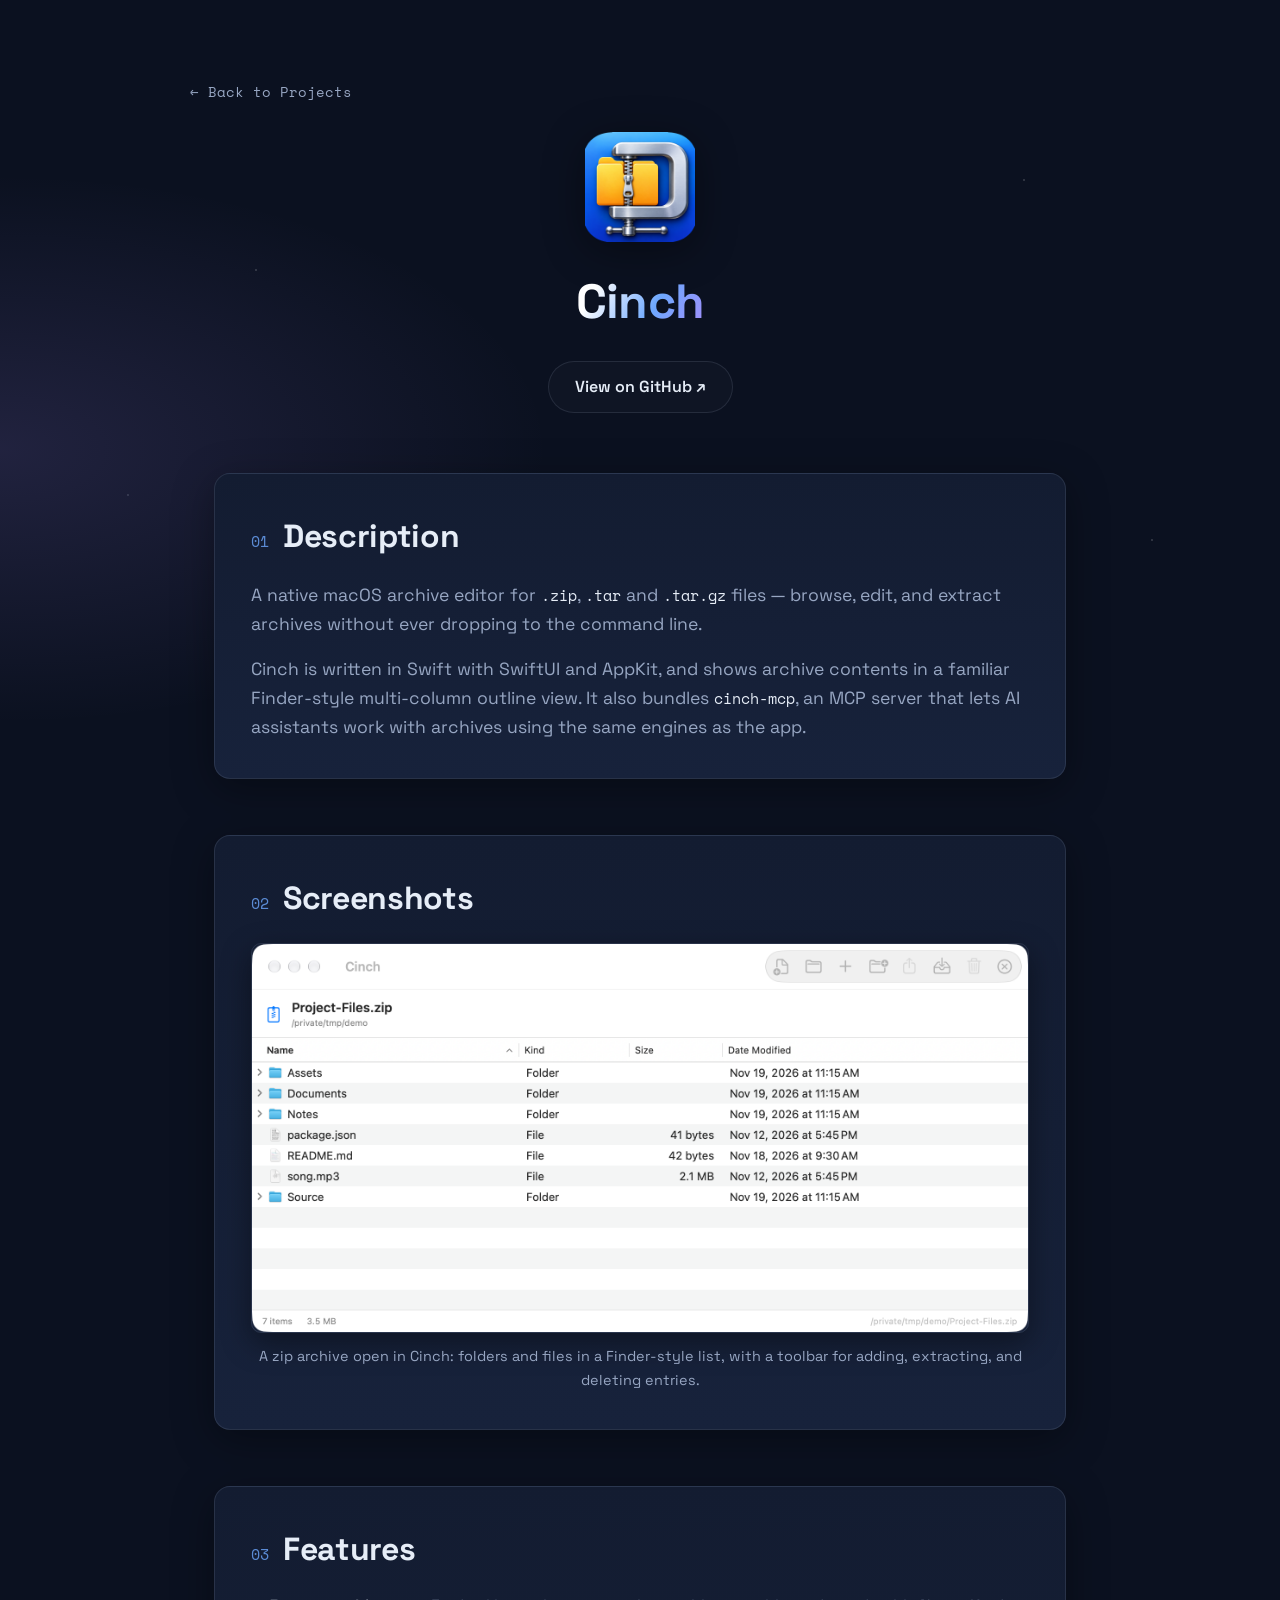
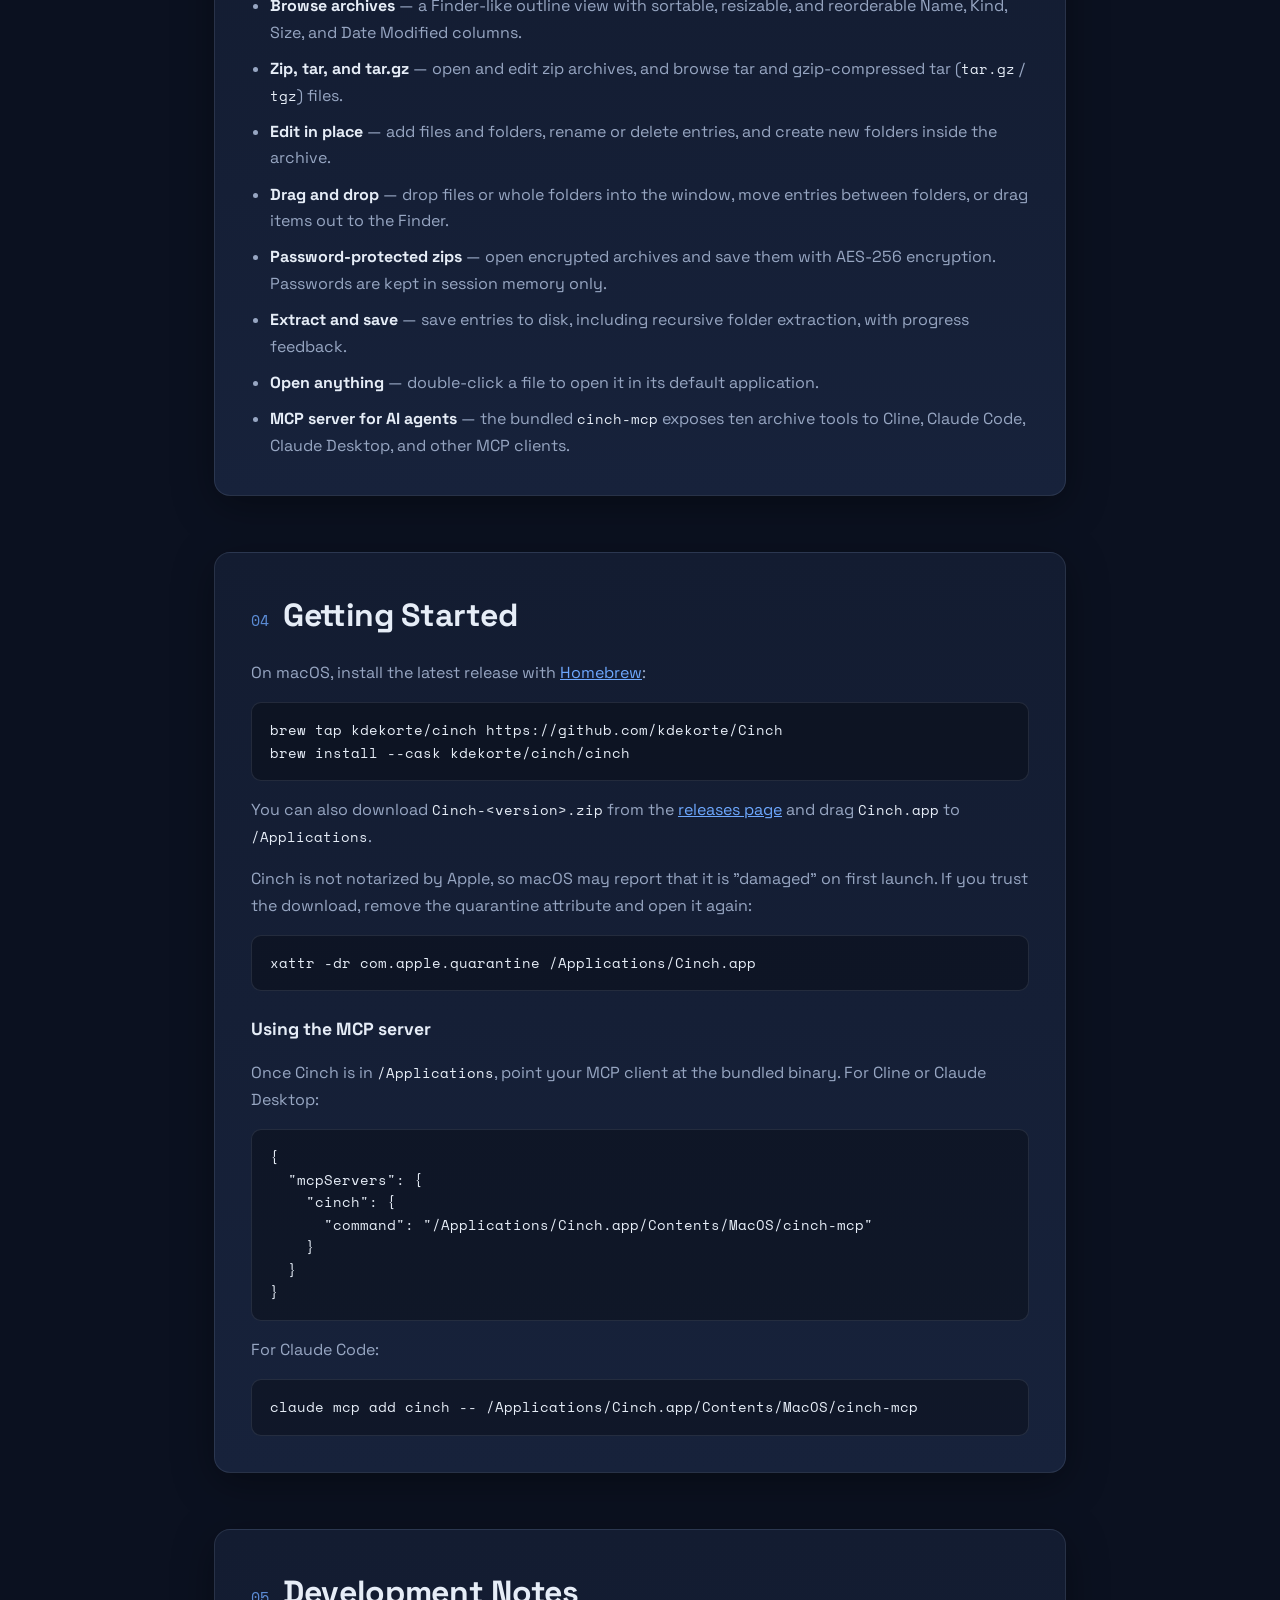
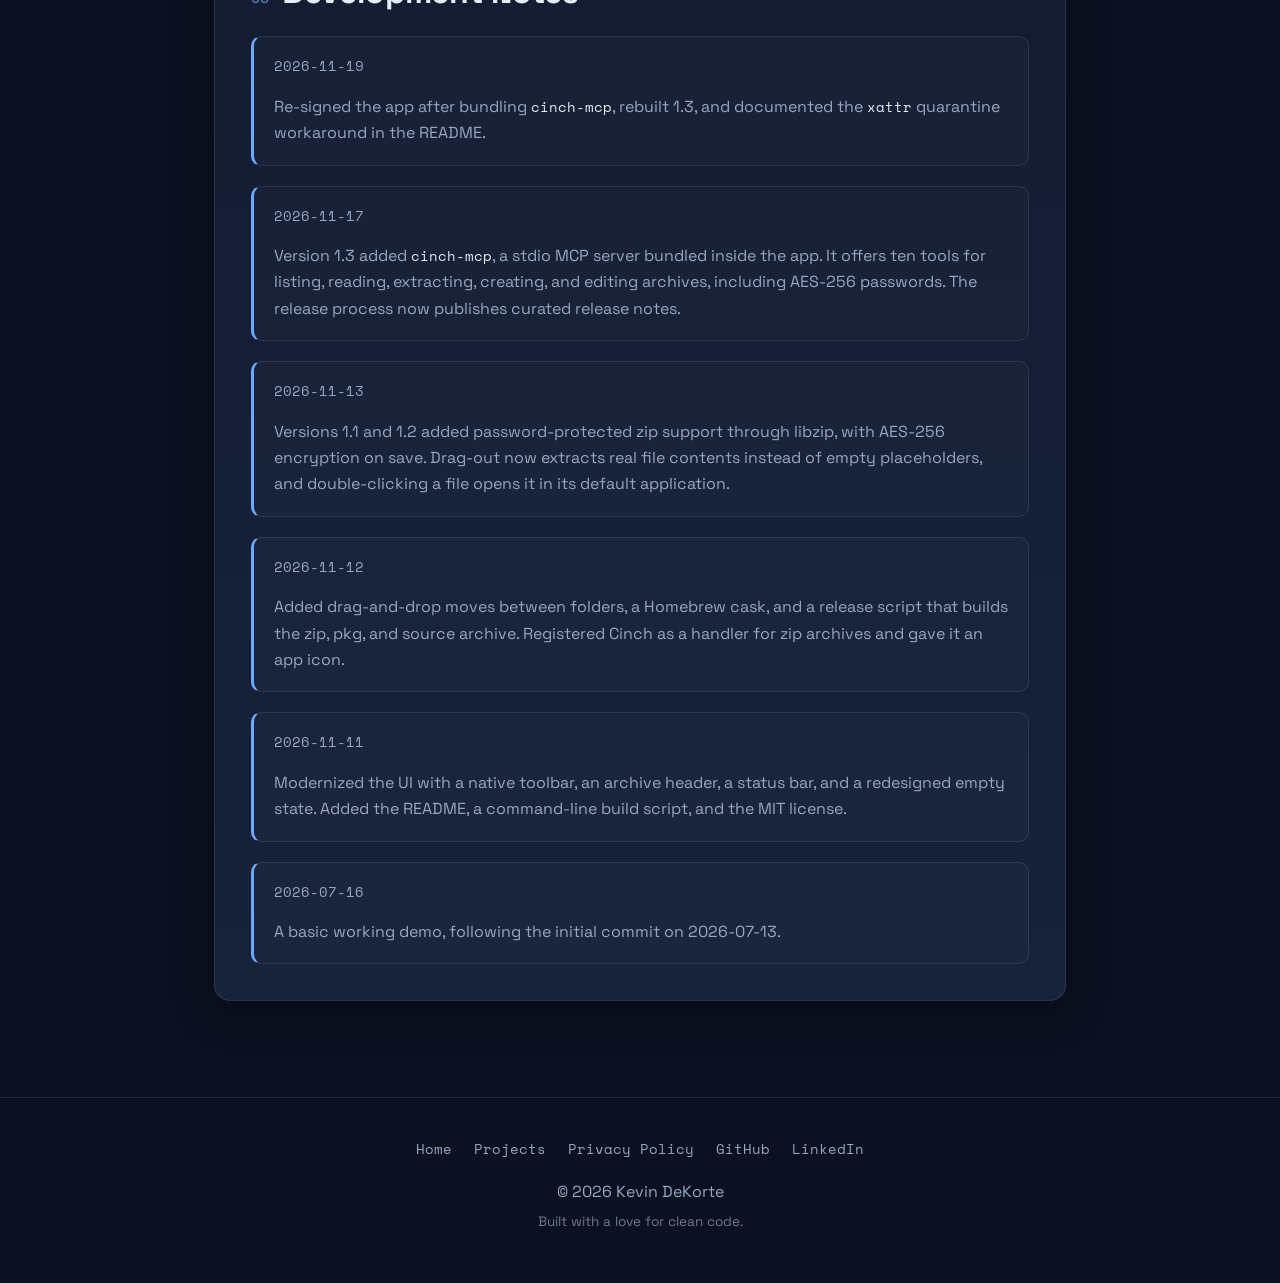
<file: cinch.html>
<!DOCTYPE html>
<html lang="en">
<head>
    <meta charset="UTF-8">
    <meta name="viewport" content="width=device-width, initial-scale=1.0">
    <meta name="description" content="Cinch — a native macOS archive editor by Kevin DeKorte.">
    <title>Cinch — Kevin DeKorte</title>
    <link rel="canonical" href="https://kdekorte.github.io/cinch.html">
    <script async src="https://pagead2.googlesyndication.com/pagead/js/adsbygoogle.js?client=ca-pub-9617520842418047" crossorigin="anonymous"></script>
    <link rel="preconnect" href="https://fonts.googleapis.com">
    <link rel="preconnect" href="https://fonts.gstatic.com" crossorigin>
    <link href="https://fonts.googleapis.com/css2?family=Space+Grotesk:wght@400;500;600;700&family=Space+Mono:wght@400;700&display=swap" rel="stylesheet">
    <link rel="stylesheet" href="style.css">
</head>
<body>
    <div class="stars" aria-hidden="true"></div>

    <header class="detail-hero">
        <div class="detail-hero-inner">
            <a class="back-link" href="index.html">← Back to Projects</a>
            <img class="detail-icon" src="images/cinch/icon.png" alt="Cinch icon" loading="lazy">
            <h1>Cinch</h1>
            <a class="btn btn-ghost" href="https://github.com/kdekorte/Cinch" target="_blank" rel="noopener">View on GitHub ↗</a>
        </div>
    </header>

    <main>
        <section id="description" class="section">
            <div class="section-head">
                <span class="section-index">01</span>
                <h2>Description</h2>
            </div>
            <p class="lead">A native macOS archive editor for <code>.zip</code>, <code>.tar</code> and <code>.tar.gz</code> files — browse, edit, and extract archives without ever dropping to the command line.</p>
            <p class="lead">Cinch is written in Swift with SwiftUI and AppKit, and shows archive contents in a familiar Finder-style multi-column outline view. It also bundles <code>cinch-mcp</code>, an MCP server that lets AI assistants work with archives using the same engines as the app.</p>
        </section>

        <section id="screenshots" class="section">
            <div class="section-head">
                <span class="section-index">02</span>
                <h2>Screenshots</h2>
            </div>
            <figure class="screenshot">
                <img src="images/cinch/screenshot.png" alt="Cinch window showing the contents of Project-Files.zip in a Finder-style list with Name, Kind, Size, and Date Modified columns, a toolbar of archive actions, and a status bar" loading="lazy" width="1800" height="900">
                <figcaption>A zip archive open in Cinch: folders and files in a Finder-style list, with a toolbar for adding, extracting, and deleting entries.</figcaption>
            </figure>
        </section>

        <section id="features" class="section">
            <div class="section-head">
                <span class="section-index">03</span>
                <h2>Features</h2>
            </div>
            <ul class="feature-list">
                <li><strong>Browse archives</strong> — a Finder-like outline view with sortable, resizable, and reorderable Name, Kind, Size, and Date Modified columns.</li>
                <li><strong>Zip, tar, and tar.gz</strong> — open and edit zip archives, and browse tar and gzip-compressed tar (<code>tar.gz</code> / <code>tgz</code>) files.</li>
                <li><strong>Edit in place</strong> — add files and folders, rename or delete entries, and create new folders inside the archive.</li>
                <li><strong>Drag and drop</strong> — drop files or whole folders into the window, move entries between folders, or drag items out to the Finder.</li>
                <li><strong>Password-protected zips</strong> — open encrypted archives and save them with AES-256 encryption. Passwords are kept in session memory only.</li>
                <li><strong>Extract and save</strong> — save entries to disk, including recursive folder extraction, with progress feedback.</li>
                <li><strong>Open anything</strong> — double-click a file to open it in its default application.</li>
                <li><strong>MCP server for AI agents</strong> — the bundled <code>cinch-mcp</code> exposes ten archive tools to Cline, Claude Code, Claude Desktop, and other MCP clients.</li>
            </ul>
        </section>

        <section id="install" class="section">
            <div class="section-head">
                <span class="section-index">04</span>
                <h2>Getting Started</h2>
            </div>
            <p>On macOS, install the latest release with <a href="https://brew.sh" target="_blank" rel="noopener">Homebrew</a>:</p>
<pre><code>brew tap kdekorte/cinch https://github.com/kdekorte/Cinch
brew install --cask kdekorte/cinch/cinch</code></pre>
            <p>You can also download <code>Cinch-&lt;version&gt;.zip</code> from the <a href="https://github.com/kdekorte/Cinch/releases" target="_blank" rel="noopener">releases page</a> and drag <code>Cinch.app</code> to <code>/Applications</code>.</p>
            <p>Cinch is not notarized by Apple, so macOS may report that it is "damaged" on first launch. If you trust the download, remove the quarantine attribute and open it again:</p>
<pre><code>xattr -dr com.apple.quarantine /Applications/Cinch.app</code></pre>
            <h3 class="detail-sub">Using the MCP server</h3>
            <p>Once Cinch is in <code>/Applications</code>, point your MCP client at the bundled binary. For Cline or Claude Desktop:</p>
<pre><code>{
  "mcpServers": {
    "cinch": {
      "command": "/Applications/Cinch.app/Contents/MacOS/cinch-mcp"
    }
  }
}</code></pre>
            <p>For Claude Code:</p>
<pre><code>claude mcp add cinch -- /Applications/Cinch.app/Contents/MacOS/cinch-mcp</code></pre>
        </section>

        <section id="notes" class="section">
            <div class="section-head">
                <span class="section-index">05</span>
                <h2>Development Notes</h2>
            </div>
            <div class="notes">
                <article class="note">
                    <p class="note-date">2026-11-19</p>
                    <p>Re-signed the app after bundling <code>cinch-mcp</code>, rebuilt 1.3, and documented the <code>xattr</code> quarantine workaround in the README.</p>
                </article>
                <article class="note">
                    <p class="note-date">2026-11-17</p>
                    <p>Version 1.3 added <code>cinch-mcp</code>, a stdio MCP server bundled inside the app. It offers ten tools for listing, reading, extracting, creating, and editing archives, including AES-256 passwords. The release process now publishes curated release notes.</p>
                </article>
                <article class="note">
                    <p class="note-date">2026-11-13</p>
                    <p>Versions 1.1 and 1.2 added password-protected zip support through libzip, with AES-256 encryption on save. Drag-out now extracts real file contents instead of empty placeholders, and double-clicking a file opens it in its default application.</p>
                </article>
                <article class="note">
                    <p class="note-date">2026-11-12</p>
                    <p>Added drag-and-drop moves between folders, a Homebrew cask, and a release script that builds the zip, pkg, and source archive. Registered Cinch as a handler for zip archives and gave it an app icon.</p>
                </article>
                <article class="note">
                    <p class="note-date">2026-11-11</p>
                    <p>Modernized the UI with a native toolbar, an archive header, a status bar, and a redesigned empty state. Added the README, a command-line build script, and the MIT license.</p>
                </article>
                <article class="note">
                    <p class="note-date">2026-07-16</p>
                    <p>A basic working demo, following the initial commit on 2026-07-13.</p>
                </article>
            </div>
        </section>
    </main>

    <footer>
        <nav class="footer-nav" aria-label="Site">
            <a href="index.html">Home</a>
            <a href="index.html#projects">Projects</a>
            <a href="privacy.html">Privacy Policy</a>
            <a href="https://github.com/kdekorte" target="_blank" rel="noopener">GitHub</a>
            <a href="https://www.linkedin.com/in/kevin-dekorte-9445943" target="_blank" rel="noopener">LinkedIn</a>
        </nav>
        <p>&copy; 2026 Kevin DeKorte</p>
        <p class="footer-sub">Built with a love for clean code.</p>
    </footer>
</body>
</html>
</file>
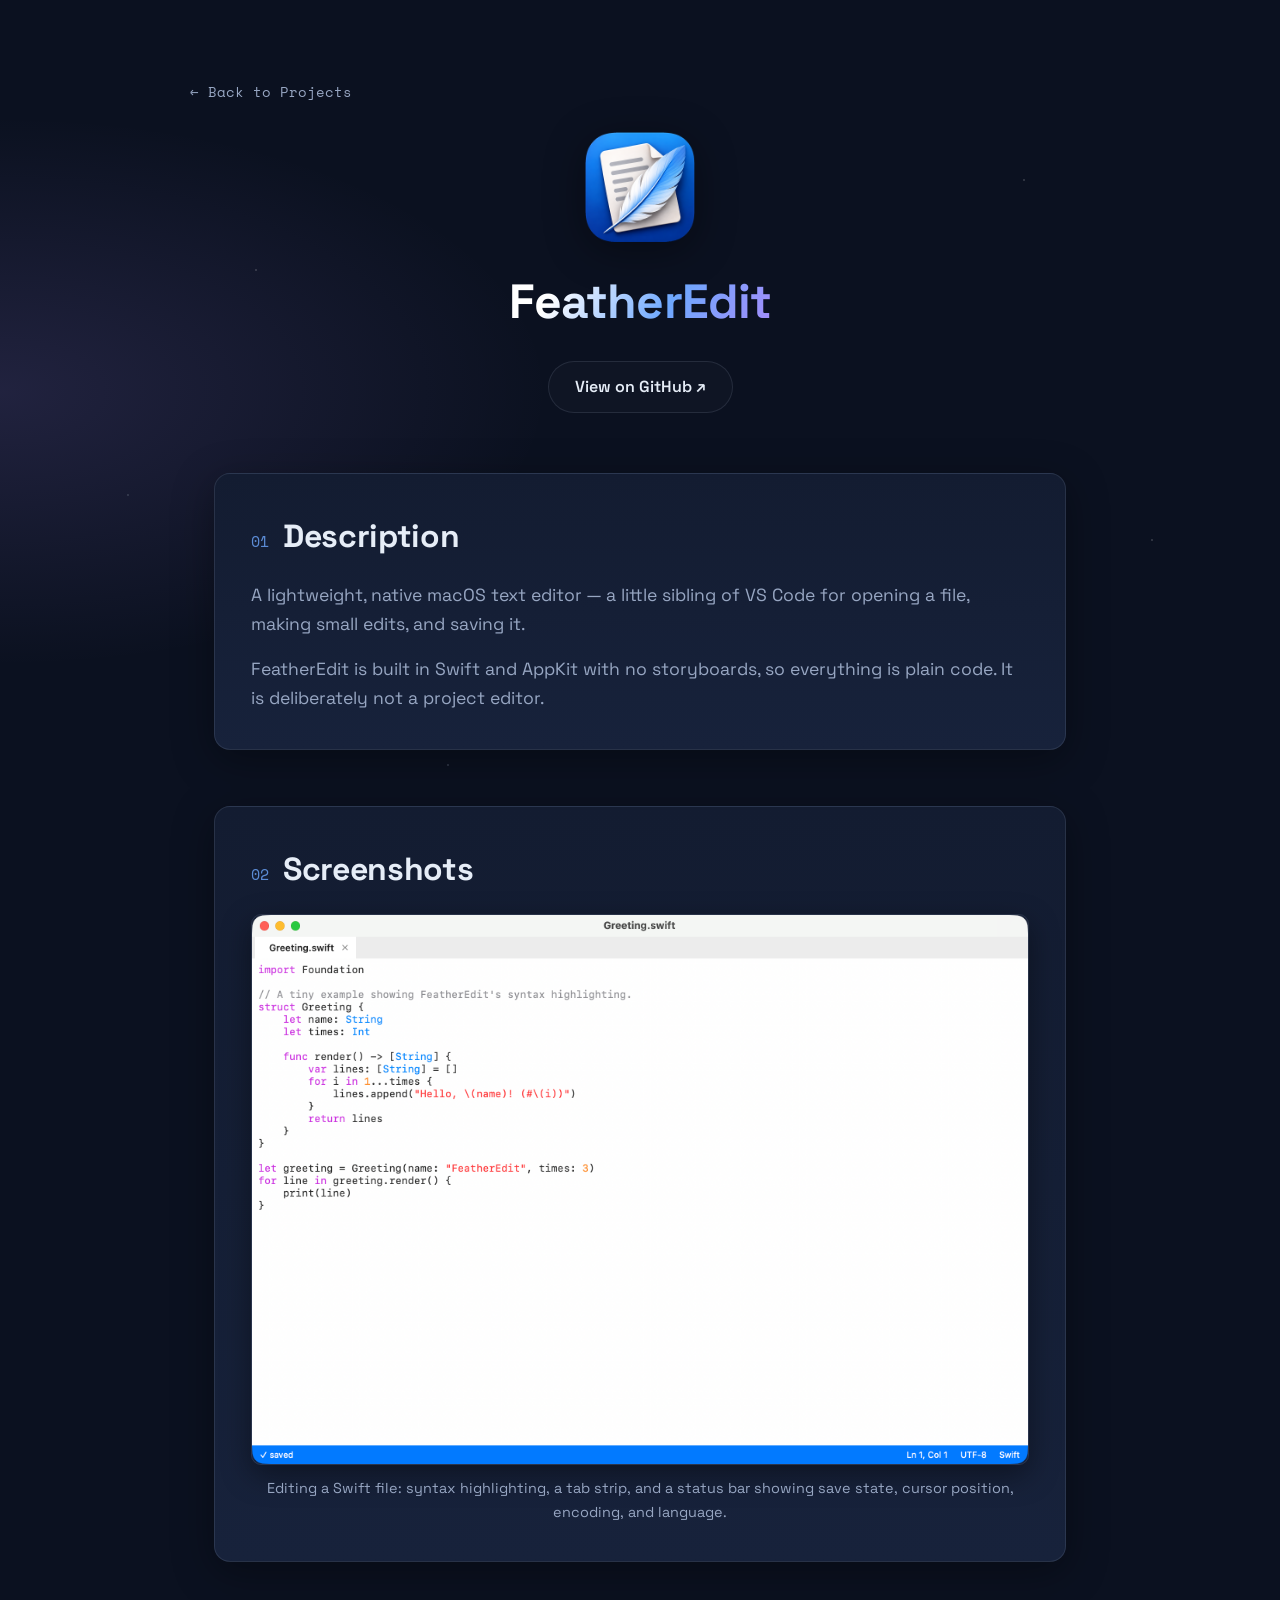
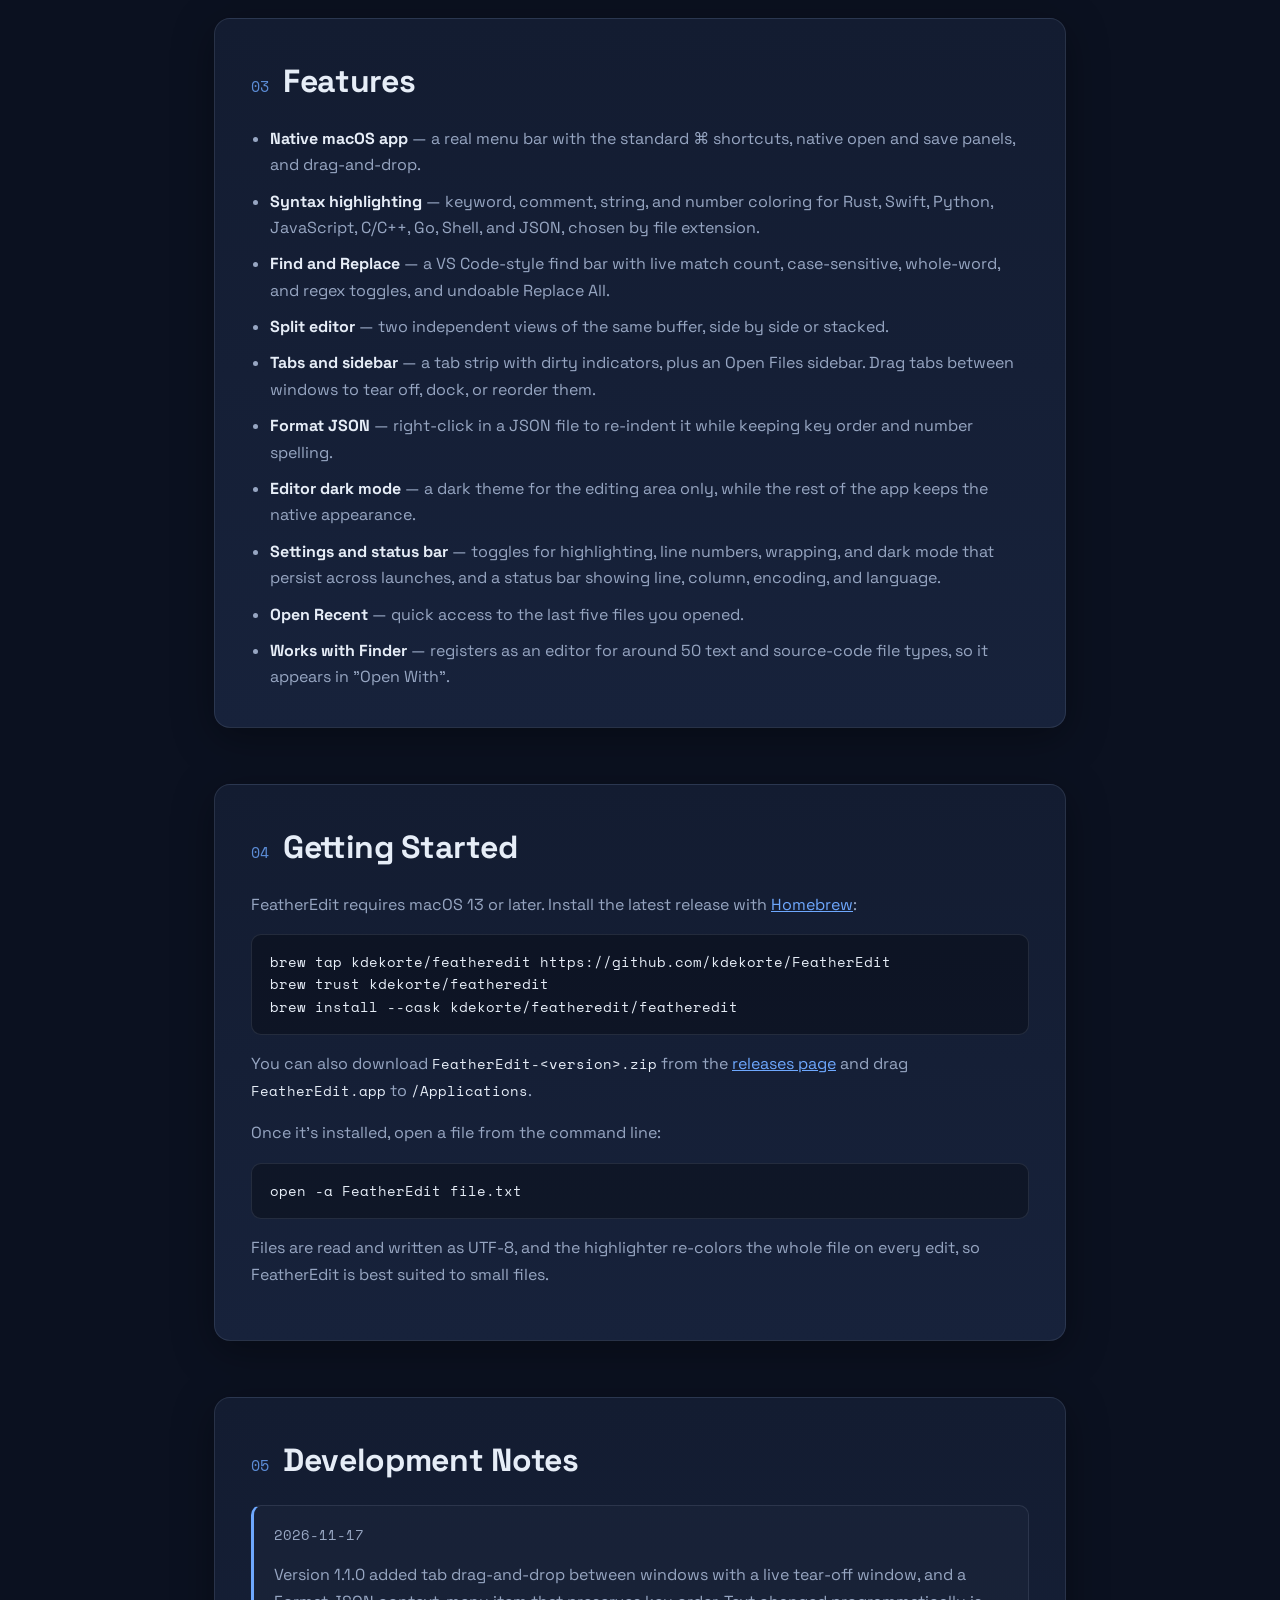
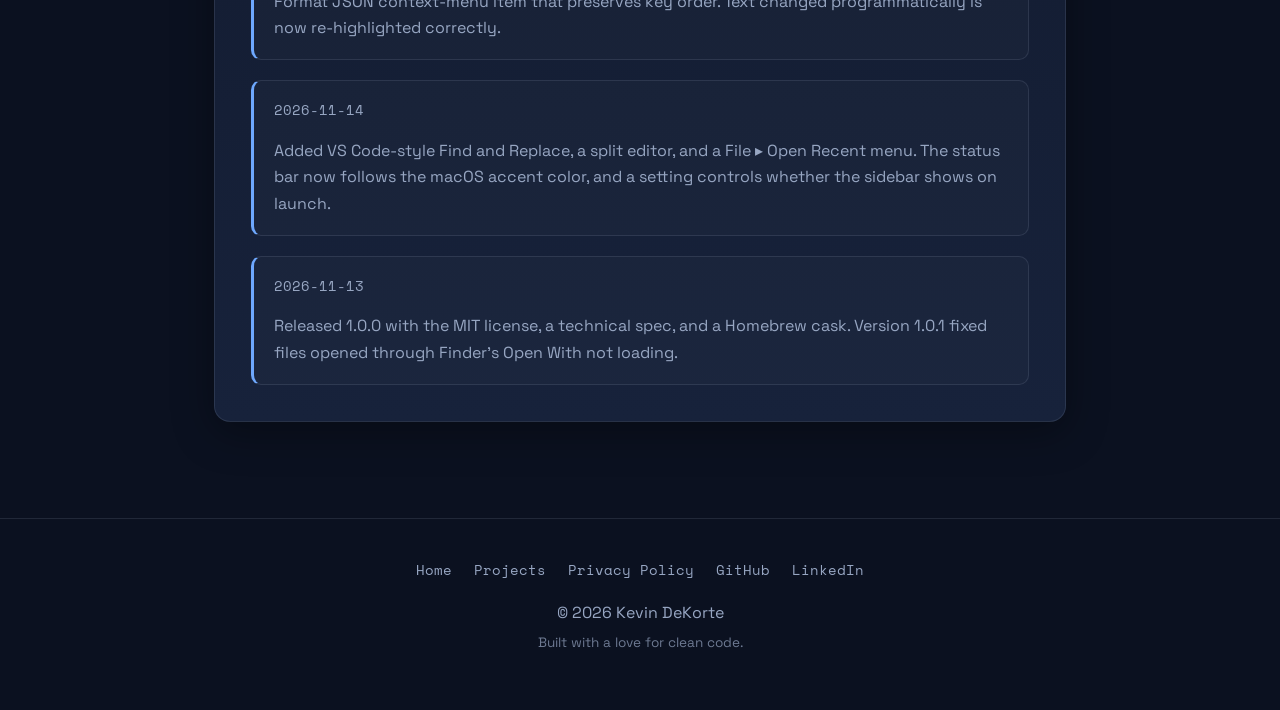
<file: featheredit.html>
<!DOCTYPE html>
<html lang="en">
<head>
    <meta charset="UTF-8">
    <meta name="viewport" content="width=device-width, initial-scale=1.0">
    <meta name="description" content="FeatherEdit — a lightweight, native macOS text editor by Kevin DeKorte.">
    <title>FeatherEdit — Kevin DeKorte</title>
    <link rel="canonical" href="https://kdekorte.github.io/featheredit.html">
    <script async src="https://pagead2.googlesyndication.com/pagead/js/adsbygoogle.js?client=ca-pub-9617520842418047" crossorigin="anonymous"></script>
    <link rel="preconnect" href="https://fonts.googleapis.com">
    <link rel="preconnect" href="https://fonts.gstatic.com" crossorigin>
    <link href="https://fonts.googleapis.com/css2?family=Space+Grotesk:wght@400;500;600;700&family=Space+Mono:wght@400;700&display=swap" rel="stylesheet">
    <link rel="stylesheet" href="style.css">
</head>
<body>
    <div class="stars" aria-hidden="true"></div>

    <header class="detail-hero">
        <div class="detail-hero-inner">
            <a class="back-link" href="index.html">← Back to Projects</a>
            <img class="detail-icon" src="images/featheredit/icon.png" alt="FeatherEdit icon" loading="lazy">
            <h1>FeatherEdit</h1>
            <a class="btn btn-ghost" href="https://github.com/kdekorte/FeatherEdit" target="_blank" rel="noopener">View on GitHub ↗</a>
        </div>
    </header>

    <main>
        <section id="description" class="section">
            <div class="section-head">
                <span class="section-index">01</span>
                <h2>Description</h2>
            </div>
            <p class="lead">A lightweight, native macOS text editor — a little sibling of VS Code for opening a file, making small edits, and saving it.</p>
            <p class="lead">FeatherEdit is built in Swift and AppKit with no storyboards, so everything is plain code. It is deliberately not a project editor.</p>
        </section>

        <section id="screenshots" class="section">
            <div class="section-head">
                <span class="section-index">02</span>
                <h2>Screenshots</h2>
            </div>
            <figure class="screenshot">
                <img src="images/featheredit/screenshot.png" alt="FeatherEdit window with a single Greeting.swift tab, Swift source code in syntax-highlighted colors, and a blue status bar showing saved state, line and column, UTF-8, and Swift" loading="lazy" width="2000" height="1416">
                <figcaption>Editing a Swift file: syntax highlighting, a tab strip, and a status bar showing save state, cursor position, encoding, and language.</figcaption>
            </figure>
        </section>

        <section id="features" class="section">
            <div class="section-head">
                <span class="section-index">03</span>
                <h2>Features</h2>
            </div>
            <ul class="feature-list">
                <li><strong>Native macOS app</strong> — a real menu bar with the standard ⌘ shortcuts, native open and save panels, and drag-and-drop.</li>
                <li><strong>Syntax highlighting</strong> — keyword, comment, string, and number coloring for Rust, Swift, Python, JavaScript, C/C++, Go, Shell, and JSON, chosen by file extension.</li>
                <li><strong>Find and Replace</strong> — a VS Code-style find bar with live match count, case-sensitive, whole-word, and regex toggles, and undoable Replace All.</li>
                <li><strong>Split editor</strong> — two independent views of the same buffer, side by side or stacked.</li>
                <li><strong>Tabs and sidebar</strong> — a tab strip with dirty indicators, plus an Open Files sidebar. Drag tabs between windows to tear off, dock, or reorder them.</li>
                <li><strong>Format JSON</strong> — right-click in a JSON file to re-indent it while keeping key order and number spelling.</li>
                <li><strong>Editor dark mode</strong> — a dark theme for the editing area only, while the rest of the app keeps the native appearance.</li>
                <li><strong>Settings and status bar</strong> — toggles for highlighting, line numbers, wrapping, and dark mode that persist across launches, and a status bar showing line, column, encoding, and language.</li>
                <li><strong>Open Recent</strong> — quick access to the last five files you opened.</li>
                <li><strong>Works with Finder</strong> — registers as an editor for around 50 text and source-code file types, so it appears in "Open With".</li>
            </ul>
        </section>

        <section id="install" class="section">
            <div class="section-head">
                <span class="section-index">04</span>
                <h2>Getting Started</h2>
            </div>
            <p>FeatherEdit requires macOS 13 or later. Install the latest release with <a href="https://brew.sh" target="_blank" rel="noopener">Homebrew</a>:</p>
<pre><code>brew tap kdekorte/featheredit https://github.com/kdekorte/FeatherEdit
brew trust kdekorte/featheredit
brew install --cask kdekorte/featheredit/featheredit</code></pre>
            <p>You can also download <code>FeatherEdit-&lt;version&gt;.zip</code> from the <a href="https://github.com/kdekorte/FeatherEdit/releases" target="_blank" rel="noopener">releases page</a> and drag <code>FeatherEdit.app</code> to <code>/Applications</code>.</p>
            <p>Once it's installed, open a file from the command line:</p>
<pre><code>open -a FeatherEdit file.txt</code></pre>
            <p>Files are read and written as UTF-8, and the highlighter re-colors the whole file on every edit, so FeatherEdit is best suited to small files.</p>
        </section>

        <section id="notes" class="section">
            <div class="section-head">
                <span class="section-index">05</span>
                <h2>Development Notes</h2>
            </div>
            <div class="notes">
                <article class="note">
                    <p class="note-date">2026-11-17</p>
                    <p>Version 1.1.0 added tab drag-and-drop between windows with a live tear-off window, and a Format JSON context-menu item that preserves key order. Text changed programmatically is now re-highlighted correctly.</p>
                </article>
                <article class="note">
                    <p class="note-date">2026-11-14</p>
                    <p>Added VS Code-style Find and Replace, a split editor, and a File ▸ Open Recent menu. The status bar now follows the macOS accent color, and a setting controls whether the sidebar shows on launch.</p>
                </article>
                <article class="note">
                    <p class="note-date">2026-11-13</p>
                    <p>Released 1.0.0 with the MIT license, a technical spec, and a Homebrew cask. Version 1.0.1 fixed files opened through Finder's Open With not loading.</p>
                </article>
            </div>
        </section>
    </main>

    <footer>
        <nav class="footer-nav" aria-label="Site">
            <a href="index.html">Home</a>
            <a href="index.html#projects">Projects</a>
            <a href="privacy.html">Privacy Policy</a>
            <a href="https://github.com/kdekorte" target="_blank" rel="noopener">GitHub</a>
            <a href="https://www.linkedin.com/in/kevin-dekorte-9445943" target="_blank" rel="noopener">LinkedIn</a>
        </nav>
        <p>&copy; 2026 Kevin DeKorte</p>
        <p class="footer-sub">Built with a love for clean code.</p>
    </footer>
</body>
</html>
</file>
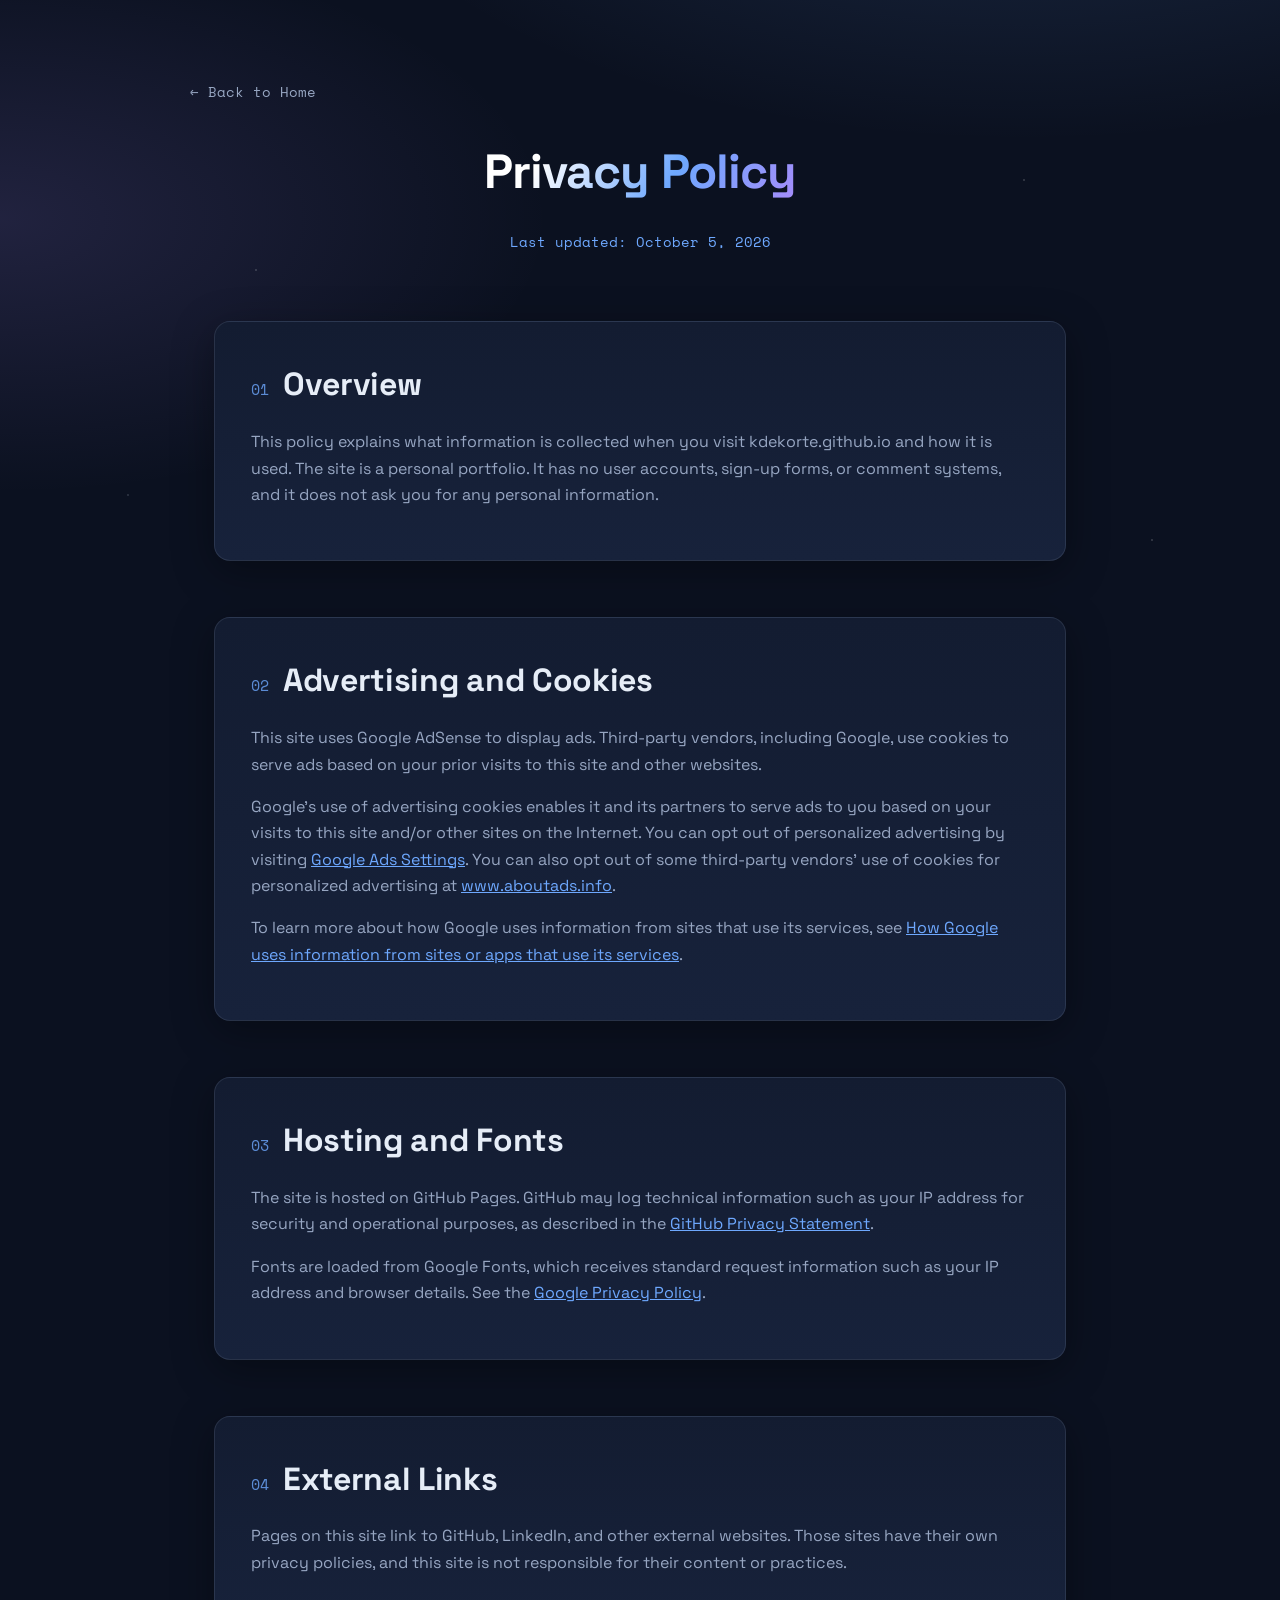
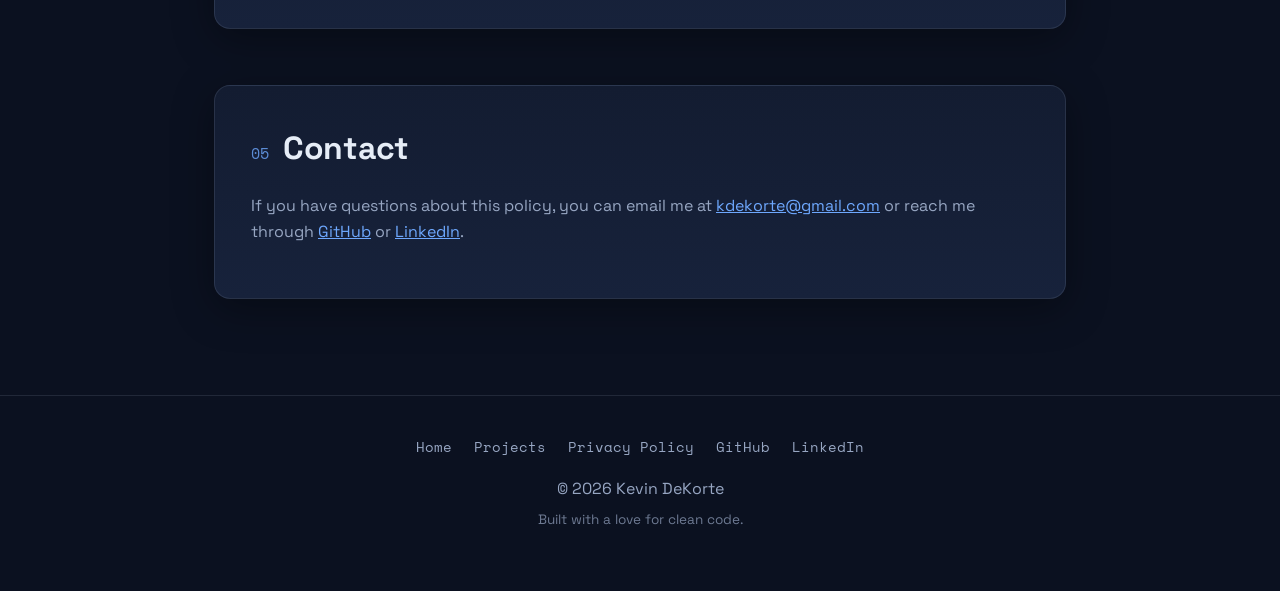
<file: privacy.html>
<!DOCTYPE html>
<html lang="en">
<head>
    <meta charset="UTF-8">
    <meta name="viewport" content="width=device-width, initial-scale=1.0">
    <meta name="description" content="Privacy policy for kdekorte.github.io, including how Google AdSense uses cookies.">
    <title>Privacy Policy — Kevin DeKorte</title>
    <link rel="canonical" href="https://kdekorte.github.io/privacy.html">
    <script async src="https://pagead2.googlesyndication.com/pagead/js/adsbygoogle.js?client=ca-pub-9617520842418047" crossorigin="anonymous"></script>
    <link rel="preconnect" href="https://fonts.googleapis.com">
    <link rel="preconnect" href="https://fonts.gstatic.com" crossorigin>
    <link href="https://fonts.googleapis.com/css2?family=Space+Grotesk:wght@400;500;600;700&family=Space+Mono:wght@400;700&display=swap" rel="stylesheet">
    <link rel="stylesheet" href="style.css">
</head>
<body>
    <div class="stars" aria-hidden="true"></div>

    <header class="detail-hero">
        <div class="detail-hero-inner">
            <a class="back-link" href="index.html">← Back to Home</a>
            <h1>Privacy Policy</h1>
            <p class="note-date">Last updated: October 5, 2026</p>
        </div>
    </header>

    <main>
        <section id="overview" class="section">
            <div class="section-head">
                <span class="section-index">01</span>
                <h2>Overview</h2>
            </div>
            <p>This policy explains what information is collected when you visit kdekorte.github.io and how it is used. The site is a personal portfolio. It has no user accounts, sign-up forms, or comment systems, and it does not ask you for any personal information.</p>
        </section>

        <section id="advertising" class="section">
            <div class="section-head">
                <span class="section-index">02</span>
                <h2>Advertising and Cookies</h2>
            </div>
            <p>This site uses Google AdSense to display ads. Third-party vendors, including Google, use cookies to serve ads based on your prior visits to this site and other websites.</p>
            <p>Google's use of advertising cookies enables it and its partners to serve ads to you based on your visits to this site and/or other sites on the Internet. You can opt out of personalized advertising by visiting <a href="https://www.google.com/settings/ads" target="_blank" rel="noopener">Google Ads Settings</a>. You can also opt out of some third-party vendors' use of cookies for personalized advertising at <a href="https://www.aboutads.info/choices/" target="_blank" rel="noopener">www.aboutads.info</a>.</p>
            <p>To learn more about how Google uses information from sites that use its services, see <a href="https://policies.google.com/technologies/partner-sites" target="_blank" rel="noopener">How Google uses information from sites or apps that use its services</a>.</p>
        </section>

        <section id="hosting" class="section">
            <div class="section-head">
                <span class="section-index">03</span>
                <h2>Hosting and Fonts</h2>
            </div>
            <p>The site is hosted on GitHub Pages. GitHub may log technical information such as your IP address for security and operational purposes, as described in the <a href="https://docs.github.com/en/site-policy/privacy-policies/github-general-privacy-statement" target="_blank" rel="noopener">GitHub Privacy Statement</a>.</p>
            <p>Fonts are loaded from Google Fonts, which receives standard request information such as your IP address and browser details. See the <a href="https://policies.google.com/privacy" target="_blank" rel="noopener">Google Privacy Policy</a>.</p>
        </section>

        <section id="links" class="section">
            <div class="section-head">
                <span class="section-index">04</span>
                <h2>External Links</h2>
            </div>
            <p>Pages on this site link to GitHub, LinkedIn, and other external websites. Those sites have their own privacy policies, and this site is not responsible for their content or practices.</p>
        </section>

        <section id="contact" class="section">
            <div class="section-head">
                <span class="section-index">05</span>
                <h2>Contact</h2>
            </div>
            <p>If you have questions about this policy, you can email me at <a href="mailto:kdekorte@gmail.com">kdekorte@gmail.com</a> or reach me through <a href="https://github.com/kdekorte" target="_blank" rel="noopener">GitHub</a> or <a href="https://www.linkedin.com/in/kevin-dekorte-9445943" target="_blank" rel="noopener">LinkedIn</a>.</p>
        </section>
    </main>

    <footer>
        <nav class="footer-nav" aria-label="Site">
            <a href="index.html">Home</a>
            <a href="index.html#projects">Projects</a>
            <a href="privacy.html">Privacy Policy</a>
            <a href="https://github.com/kdekorte" target="_blank" rel="noopener">GitHub</a>
            <a href="https://www.linkedin.com/in/kevin-dekorte-9445943" target="_blank" rel="noopener">LinkedIn</a>
        </nav>
        <p>&copy; 2026 Kevin DeKorte</p>
        <p class="footer-sub">Built with a love for clean code.</p>
    </footer>
</body>
</html>
</file>
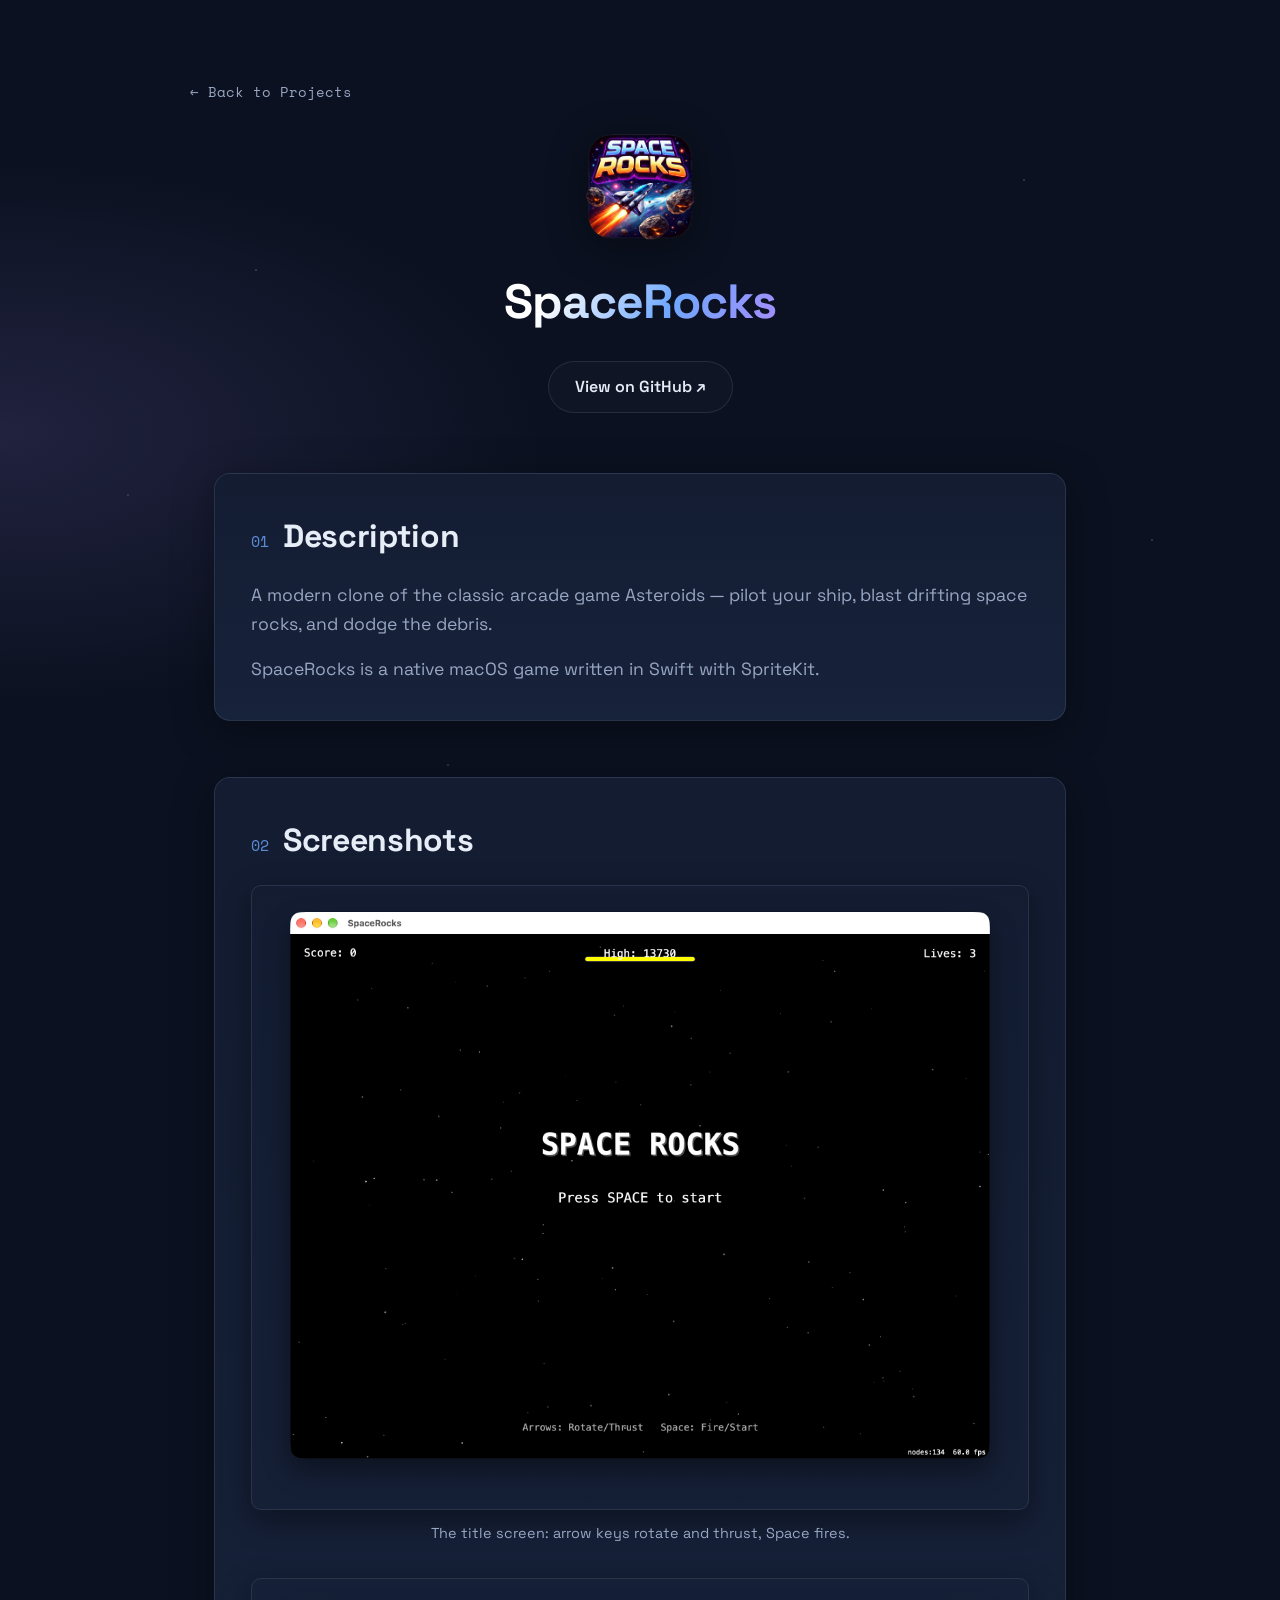
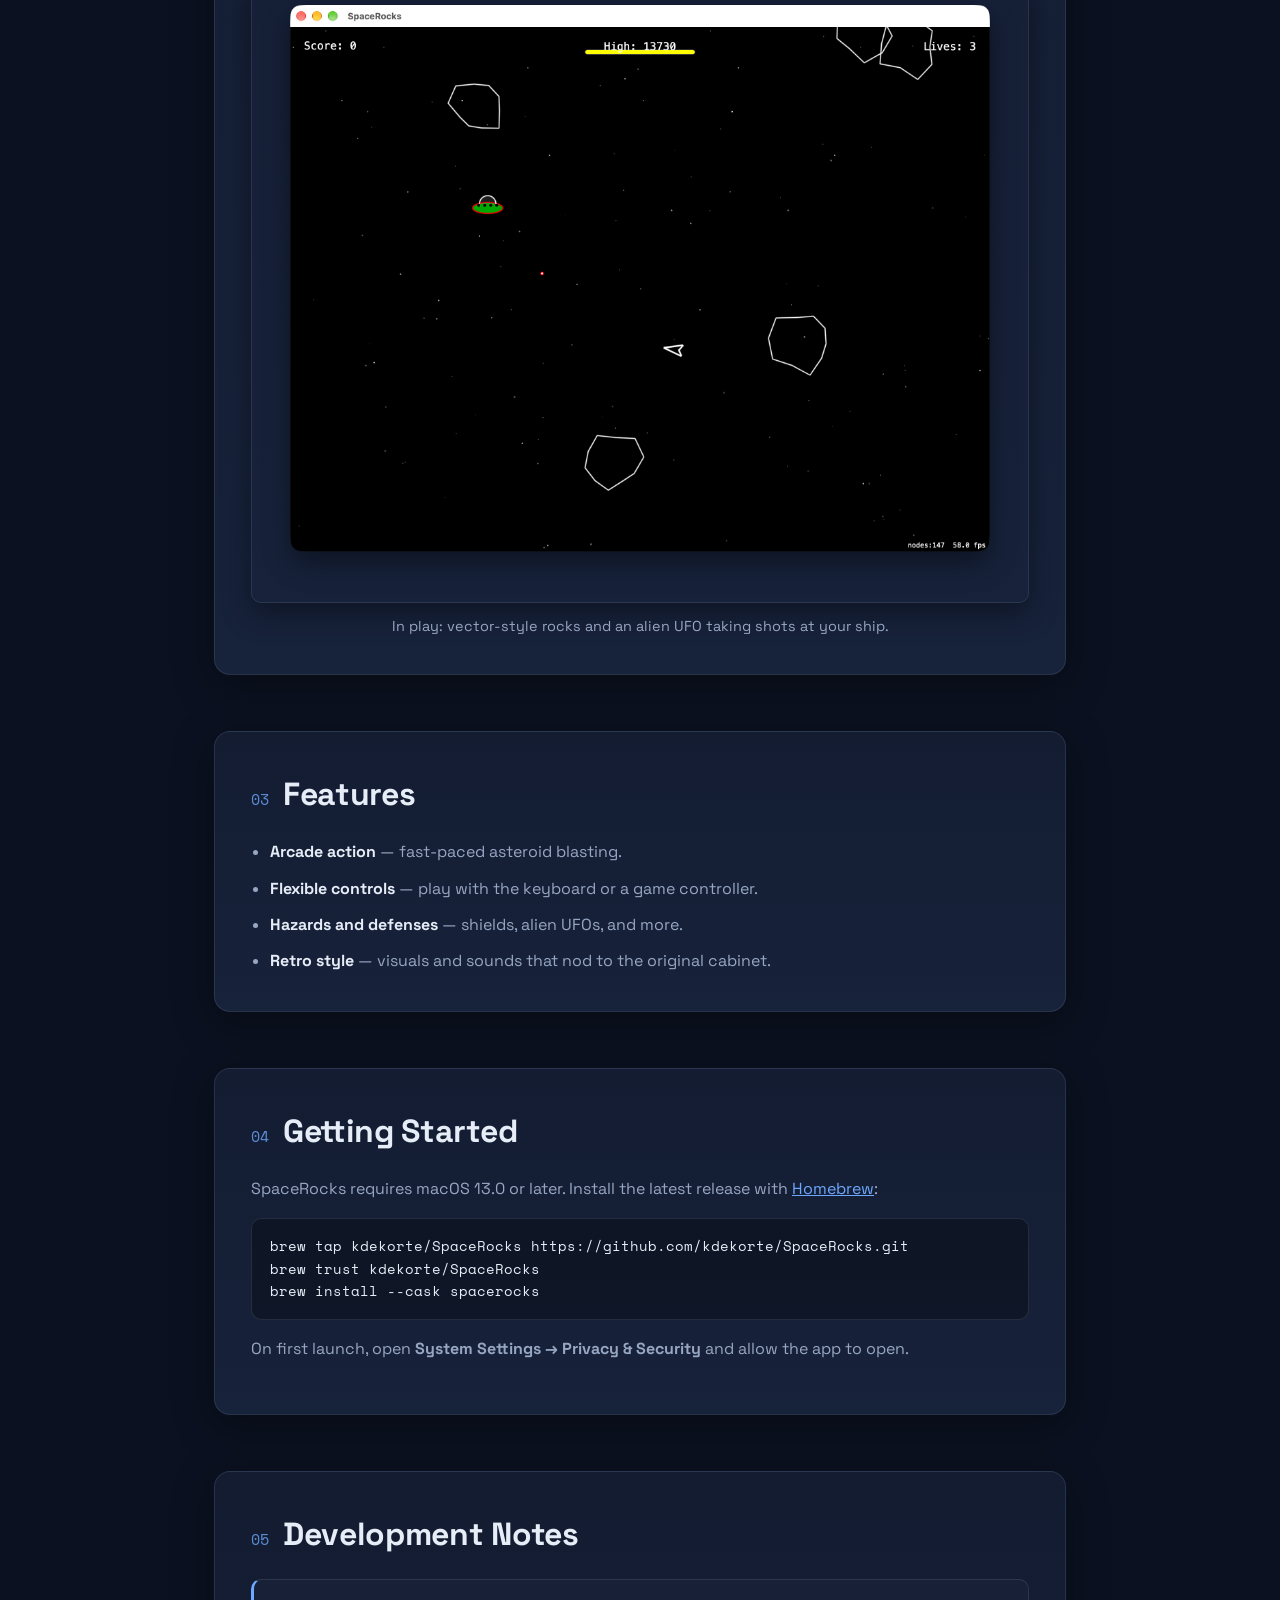
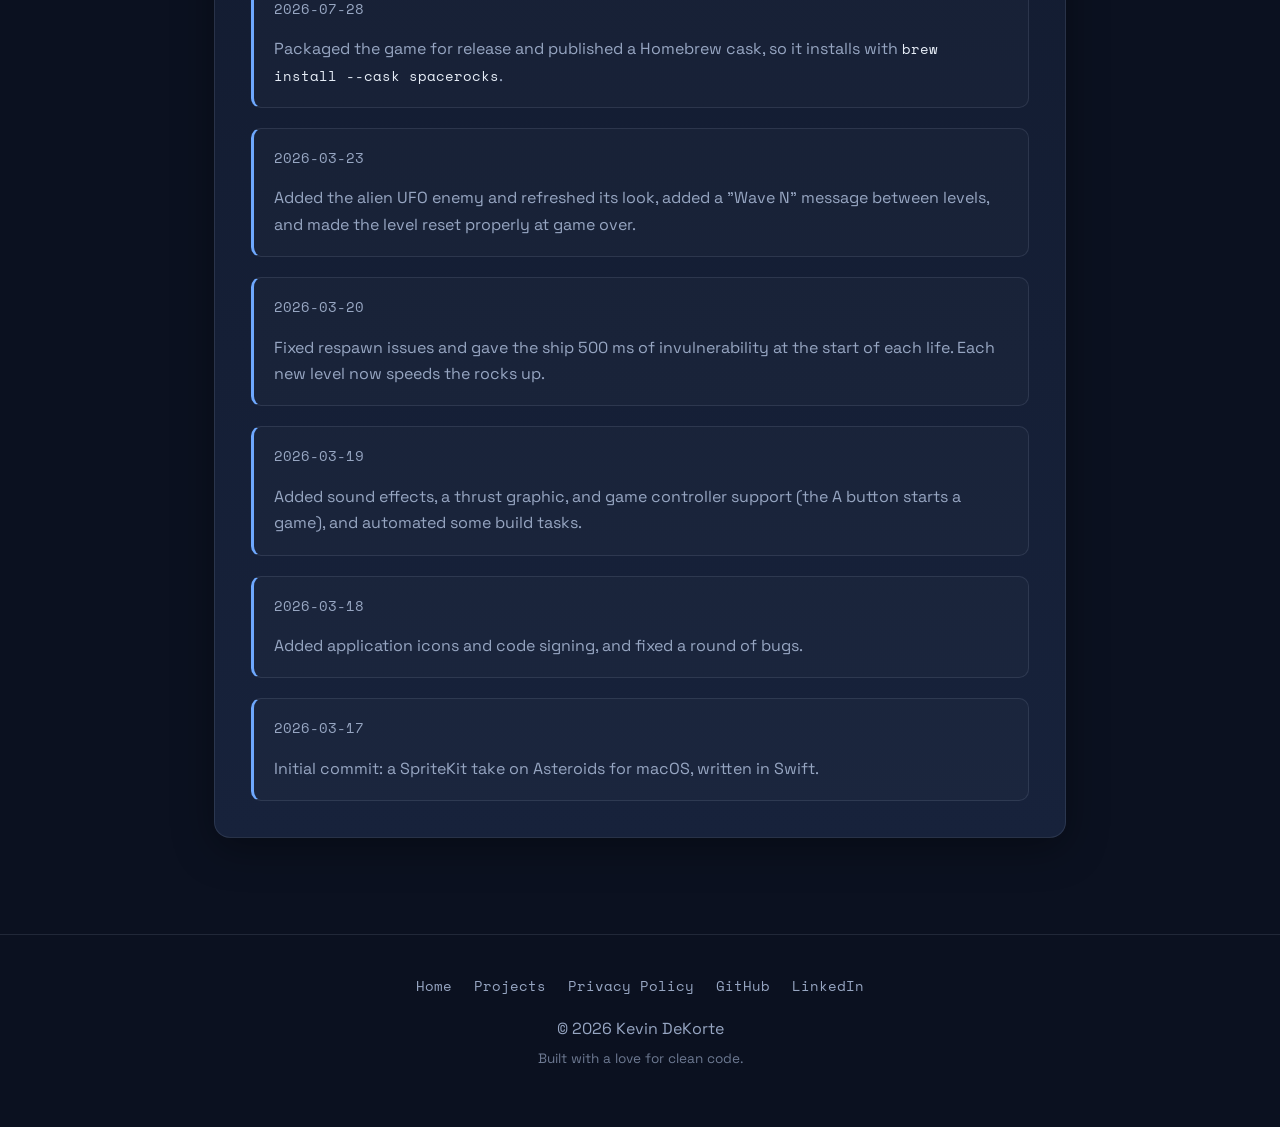
<file: spacerocks.html>
<!DOCTYPE html>
<html lang="en">
<head>
    <meta charset="UTF-8">
    <meta name="viewport" content="width=device-width, initial-scale=1.0">
    <meta name="description" content="SpaceRocks — an Asteroids clone by Kevin DeKorte.">
    <title>SpaceRocks — Kevin DeKorte</title>
    <link rel="canonical" href="https://kdekorte.github.io/spacerocks.html">
    <script async src="https://pagead2.googlesyndication.com/pagead/js/adsbygoogle.js?client=ca-pub-9617520842418047" crossorigin="anonymous"></script>
    <link rel="preconnect" href="https://fonts.googleapis.com">
    <link rel="preconnect" href="https://fonts.gstatic.com" crossorigin>
    <link href="https://fonts.googleapis.com/css2?family=Space+Grotesk:wght@400;500;600;700&family=Space+Mono:wght@400;700&display=swap" rel="stylesheet">
    <link rel="stylesheet" href="style.css">
</head>
<body>
    <div class="stars" aria-hidden="true"></div>

    <header class="detail-hero">
        <div class="detail-hero-inner">
            <a class="back-link" href="index.html">← Back to Projects</a>
            <img class="detail-icon" src="images/spacerocks/icon.png" alt="SpaceRocks icon" loading="lazy">
            <h1>SpaceRocks</h1>
            <a class="btn btn-ghost" href="https://github.com/kdekorte/SpaceRocks" target="_blank" rel="noopener">View on GitHub ↗</a>
        </div>
    </header>

    <main>
        <section id="description" class="section">
            <div class="section-head">
                <span class="section-index">01</span>
                <h2>Description</h2>
            </div>
            <p class="lead">A modern clone of the classic arcade game Asteroids — pilot your ship, blast drifting space rocks, and dodge the debris.</p>
            <p class="lead">SpaceRocks is a native macOS game written in Swift with SpriteKit.</p>
        </section>

        <section id="screenshots" class="section">
            <div class="section-head">
                <span class="section-index">02</span>
                <h2>Screenshots</h2>
            </div>
            <div class="screenshots">
                <figure class="screenshot">
                    <img src="images/spacerocks/space_rocks_splash.png" alt="SpaceRocks title screen with score, high score, and lives along the top and control hints at the bottom" loading="lazy" width="2272" height="1824">
                    <figcaption>The title screen: arrow keys rotate and thrust, Space fires.</figcaption>
                </figure>
                <figure class="screenshot">
                    <img src="images/spacerocks/space_rocks_game.png" alt="SpaceRocks gameplay showing the player's ship among outlined asteroids with an alien UFO firing nearby" loading="lazy" width="2272" height="1824">
                    <figcaption>In play: vector-style rocks and an alien UFO taking shots at your ship.</figcaption>
                </figure>
            </div>
        </section>

        <section id="features" class="section">
            <div class="section-head">
                <span class="section-index">03</span>
                <h2>Features</h2>
            </div>
            <ul class="feature-list">
                <li><strong>Arcade action</strong> — fast-paced asteroid blasting.</li>
                <li><strong>Flexible controls</strong> — play with the keyboard or a game controller.</li>
                <li><strong>Hazards and defenses</strong> — shields, alien UFOs, and more.</li>
                <li><strong>Retro style</strong> — visuals and sounds that nod to the original cabinet.</li>
            </ul>
        </section>

        <section id="install" class="section">
            <div class="section-head">
                <span class="section-index">04</span>
                <h2>Getting Started</h2>
            </div>
            <p>SpaceRocks requires macOS 13.0 or later. Install the latest release with <a href="https://brew.sh" target="_blank" rel="noopener">Homebrew</a>:</p>
<pre><code>brew tap kdekorte/SpaceRocks https://github.com/kdekorte/SpaceRocks.git
brew trust kdekorte/SpaceRocks
brew install --cask spacerocks</code></pre>
            <p>On first launch, open <strong>System Settings → Privacy &amp; Security</strong> and allow the app to open.</p>
        </section>

        <section id="notes" class="section">
            <div class="section-head">
                <span class="section-index">05</span>
                <h2>Development Notes</h2>
            </div>
            <div class="notes">
                <article class="note">
                    <p class="note-date">2026-07-28</p>
                    <p>Packaged the game for release and published a Homebrew cask, so it installs with <code>brew install --cask spacerocks</code>.</p>
                </article>
                <article class="note">
                    <p class="note-date">2026-03-23</p>
                    <p>Added the alien UFO enemy and refreshed its look, added a "Wave N" message between levels, and made the level reset properly at game over.</p>
                </article>
                <article class="note">
                    <p class="note-date">2026-03-20</p>
                    <p>Fixed respawn issues and gave the ship 500 ms of invulnerability at the start of each life. Each new level now speeds the rocks up.</p>
                </article>
                <article class="note">
                    <p class="note-date">2026-03-19</p>
                    <p>Added sound effects, a thrust graphic, and game controller support (the A button starts a game), and automated some build tasks.</p>
                </article>
                <article class="note">
                    <p class="note-date">2026-03-18</p>
                    <p>Added application icons and code signing, and fixed a round of bugs.</p>
                </article>
                <article class="note">
                    <p class="note-date">2026-03-17</p>
                    <p>Initial commit: a SpriteKit take on Asteroids for macOS, written in Swift.</p>
                </article>
            </div>
        </section>
    </main>

    <footer>
        <nav class="footer-nav" aria-label="Site">
            <a href="index.html">Home</a>
            <a href="index.html#projects">Projects</a>
            <a href="privacy.html">Privacy Policy</a>
            <a href="https://github.com/kdekorte" target="_blank" rel="noopener">GitHub</a>
            <a href="https://www.linkedin.com/in/kevin-dekorte-9445943" target="_blank" rel="noopener">LinkedIn</a>
        </nav>
        <p>&copy; 2026 Kevin DeKorte</p>
        <p class="footer-sub">Built with a love for clean code.</p>
    </footer>
</body>
</html>
</file>
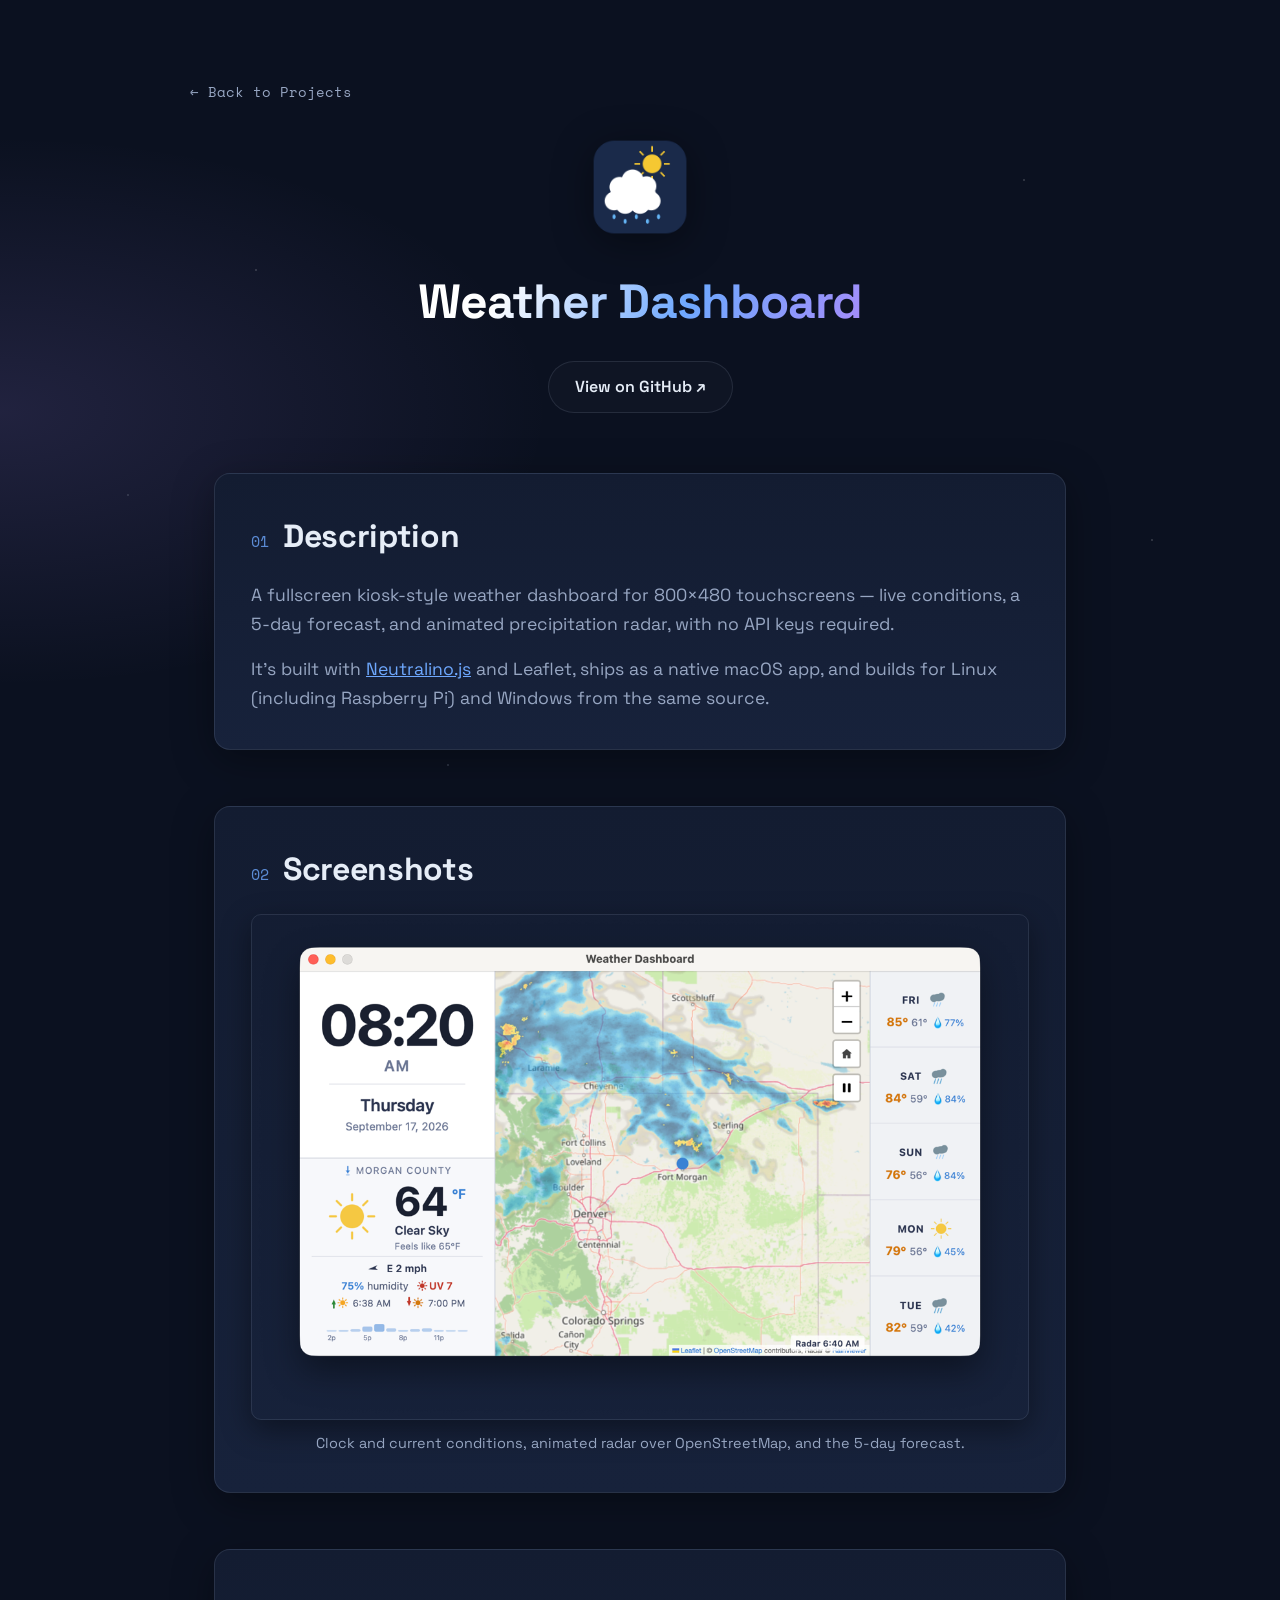
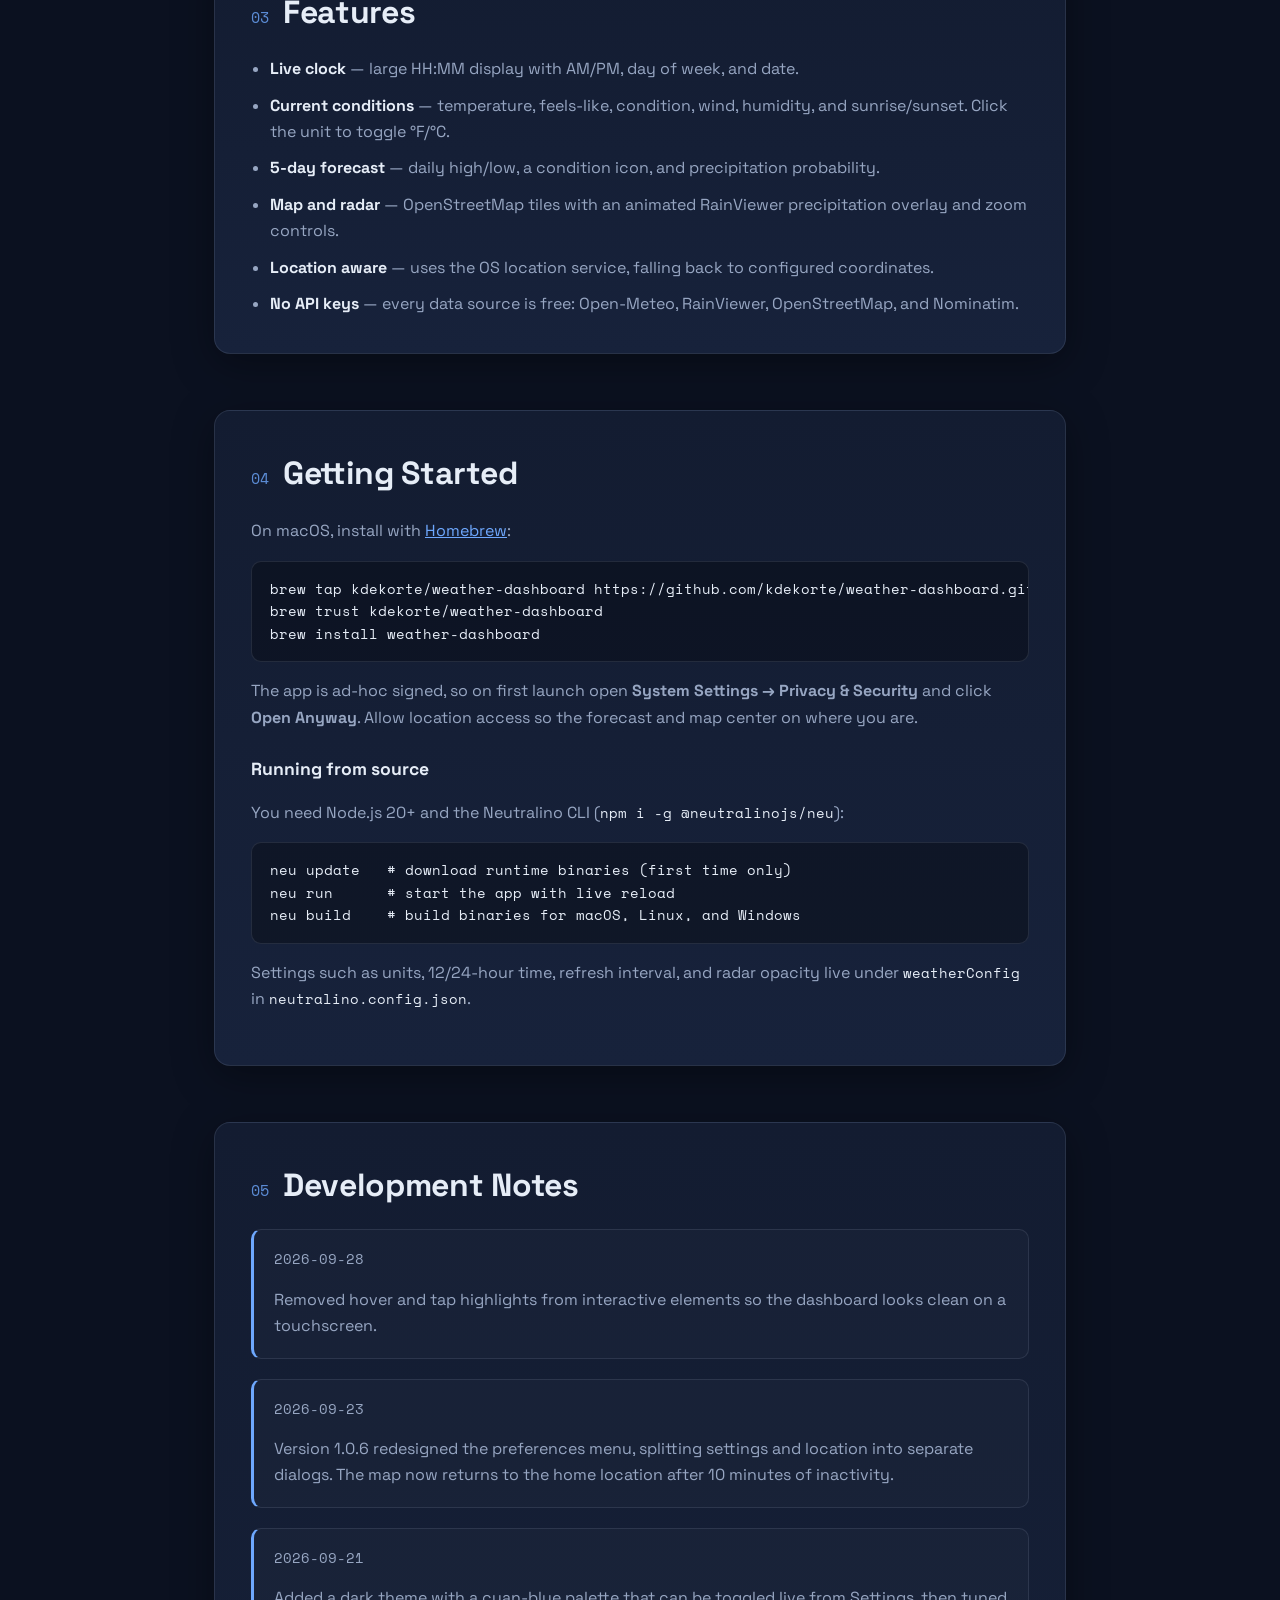
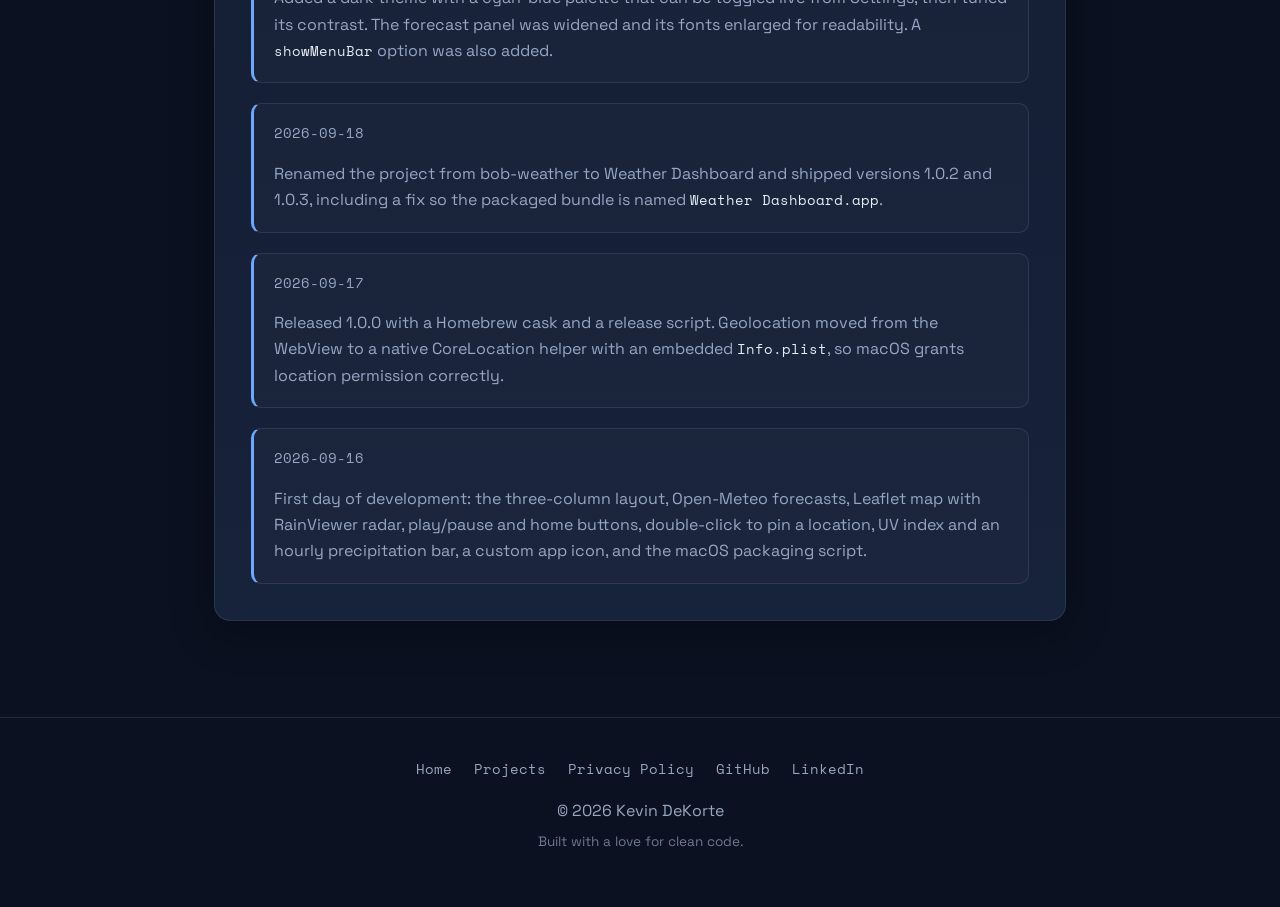
<file: weather-dashboard.html>
<!DOCTYPE html>
<html lang="en">
<head>
    <meta charset="UTF-8">
    <meta name="viewport" content="width=device-width, initial-scale=1.0">
    <meta name="description" content="Weather Dashboard — a kiosk-style weather dashboard by Kevin DeKorte.">
    <title>Weather Dashboard — Kevin DeKorte</title>
    <link rel="canonical" href="https://kdekorte.github.io/weather-dashboard.html">
    <script async src="https://pagead2.googlesyndication.com/pagead/js/adsbygoogle.js?client=ca-pub-9617520842418047" crossorigin="anonymous"></script>
    <link rel="preconnect" href="https://fonts.googleapis.com">
    <link rel="preconnect" href="https://fonts.gstatic.com" crossorigin>
    <link href="https://fonts.googleapis.com/css2?family=Space+Grotesk:wght@400;500;600;700&family=Space+Mono:wght@400;700&display=swap" rel="stylesheet">
    <link rel="stylesheet" href="style.css">
</head>
<body>
    <div class="stars" aria-hidden="true"></div>

    <header class="detail-hero">
        <div class="detail-hero-inner">
            <a class="back-link" href="index.html">← Back to Projects</a>
            <img class="detail-icon" src="images/weather-dashboard/icon.png" alt="Weather Dashboard icon" loading="lazy">
            <h1>Weather Dashboard</h1>
            <a class="btn btn-ghost" href="https://github.com/kdekorte/weather-dashboard" target="_blank" rel="noopener">View on GitHub ↗</a>
        </div>
    </header>

    <main>
        <section id="description" class="section">
            <div class="section-head">
                <span class="section-index">01</span>
                <h2>Description</h2>
            </div>
            <p class="lead">A fullscreen kiosk-style weather dashboard for 800×480 touchscreens — live conditions, a 5-day forecast, and animated precipitation radar, with no API keys required.</p>
            <p class="lead">It's built with <a href="https://neutralino.js.org/" target="_blank" rel="noopener">Neutralino.js</a> and Leaflet, ships as a native macOS app, and builds for Linux (including Raspberry Pi) and Windows from the same source.</p>
        </section>

        <section id="screenshots" class="section">
            <div class="section-head">
                <span class="section-index">02</span>
                <h2>Screenshots</h2>
            </div>
            <figure class="screenshot">
                <img src="images/weather-dashboard/screenshot.png" alt="Weather Dashboard window with a clock and current conditions on the left, a radar map of northern Colorado in the center, and a 5-day forecast on the right" loading="lazy" width="1200" height="779">
                <figcaption>Clock and current conditions, animated radar over OpenStreetMap, and the 5-day forecast.</figcaption>
            </figure>
        </section>

        <section id="features" class="section">
            <div class="section-head">
                <span class="section-index">03</span>
                <h2>Features</h2>
            </div>
            <ul class="feature-list">
                <li><strong>Live clock</strong> — large HH:MM display with AM/PM, day of week, and date.</li>
                <li><strong>Current conditions</strong> — temperature, feels-like, condition, wind, humidity, and sunrise/sunset. Click the unit to toggle °F/°C.</li>
                <li><strong>5-day forecast</strong> — daily high/low, a condition icon, and precipitation probability.</li>
                <li><strong>Map and radar</strong> — OpenStreetMap tiles with an animated RainViewer precipitation overlay and zoom controls.</li>
                <li><strong>Location aware</strong> — uses the OS location service, falling back to configured coordinates.</li>
                <li><strong>No API keys</strong> — every data source is free: Open-Meteo, RainViewer, OpenStreetMap, and Nominatim.</li>
            </ul>
        </section>

        <section id="install" class="section">
            <div class="section-head">
                <span class="section-index">04</span>
                <h2>Getting Started</h2>
            </div>
            <p>On macOS, install with <a href="https://brew.sh" target="_blank" rel="noopener">Homebrew</a>:</p>
<pre><code>brew tap kdekorte/weather-dashboard https://github.com/kdekorte/weather-dashboard.git
brew trust kdekorte/weather-dashboard
brew install weather-dashboard</code></pre>
            <p>The app is ad-hoc signed, so on first launch open <strong>System Settings → Privacy &amp; Security</strong> and click <strong>Open Anyway</strong>. Allow location access so the forecast and map center on where you are.</p>
            <h3 class="detail-sub">Running from source</h3>
            <p>You need Node.js 20+ and the Neutralino CLI (<code>npm i -g @neutralinojs/neu</code>):</p>
<pre><code>neu update   # download runtime binaries (first time only)
neu run      # start the app with live reload
neu build    # build binaries for macOS, Linux, and Windows</code></pre>
            <p>Settings such as units, 12/24-hour time, refresh interval, and radar opacity live under <code>weatherConfig</code> in <code>neutralino.config.json</code>.</p>
        </section>

        <section id="notes" class="section">
            <div class="section-head">
                <span class="section-index">05</span>
                <h2>Development Notes</h2>
            </div>
            <div class="notes">
                <article class="note">
                    <p class="note-date">2026-09-28</p>
                    <p>Removed hover and tap highlights from interactive elements so the dashboard looks clean on a touchscreen.</p>
                </article>
                <article class="note">
                    <p class="note-date">2026-09-23</p>
                    <p>Version 1.0.6 redesigned the preferences menu, splitting settings and location into separate dialogs. The map now returns to the home location after 10 minutes of inactivity.</p>
                </article>
                <article class="note">
                    <p class="note-date">2026-09-21</p>
                    <p>Added a dark theme with a cyan-blue palette that can be toggled live from Settings, then tuned its contrast. The forecast panel was widened and its fonts enlarged for readability. A <code>showMenuBar</code> option was also added.</p>
                </article>
                <article class="note">
                    <p class="note-date">2026-09-18</p>
                    <p>Renamed the project from bob-weather to Weather Dashboard and shipped versions 1.0.2 and 1.0.3, including a fix so the packaged bundle is named <code>Weather Dashboard.app</code>.</p>
                </article>
                <article class="note">
                    <p class="note-date">2026-09-17</p>
                    <p>Released 1.0.0 with a Homebrew cask and a release script. Geolocation moved from the WebView to a native CoreLocation helper with an embedded <code>Info.plist</code>, so macOS grants location permission correctly.</p>
                </article>
                <article class="note">
                    <p class="note-date">2026-09-16</p>
                    <p>First day of development: the three-column layout, Open-Meteo forecasts, Leaflet map with RainViewer radar, play/pause and home buttons, double-click to pin a location, UV index and an hourly precipitation bar, a custom app icon, and the macOS packaging script.</p>
                </article>
            </div>
        </section>
    </main>

    <footer>
        <nav class="footer-nav" aria-label="Site">
            <a href="index.html">Home</a>
            <a href="index.html#projects">Projects</a>
            <a href="privacy.html">Privacy Policy</a>
            <a href="https://github.com/kdekorte" target="_blank" rel="noopener">GitHub</a>
            <a href="https://www.linkedin.com/in/kevin-dekorte-9445943" target="_blank" rel="noopener">LinkedIn</a>
        </nav>
        <p>&copy; 2026 Kevin DeKorte</p>
        <p class="footer-sub">Built with a love for clean code.</p>
    </footer>
</body>
</html>
</file>
<file: style.css>
:root {
    --bg: #0b1120;
    --bg-elev: #131c31;
    --bg-card: #17223b;
    --border: rgba(148, 163, 184, 0.16);
    --text: #e6edf7;
    --muted: #97a6c2;
    --accent: #6ea8fe;
    --accent-2: #a78bfa;
    --radius: 16px;
    --shadow: 0 10px 40px rgba(0, 0, 0, 0.35);
    --maxw: 900px;
}

* {
    box-sizing: border-box;
}

html {
    scroll-behavior: smooth;
}

body {
    font-family: 'Space Grotesk', system-ui, sans-serif;
    margin: 0;
    padding: 0;
    color: var(--text);
    background:
        radial-gradient(1200px 600px at 80% -10%, rgba(110, 168, 254, 0.18), transparent 60%),
        radial-gradient(1000px 500px at 0% 10%, rgba(167, 139, 250, 0.14), transparent 55%),
        var(--bg);
    line-height: 1.65;
    min-height: 100vh;
    -webkit-font-smoothing: antialiased;
}

/* Subtle starfield */
.stars {
    position: fixed;
    inset: 0;
    z-index: -1;
    pointer-events: none;
    background-image:
        radial-gradient(1px 1px at 20% 30%, #fff, transparent),
        radial-gradient(1px 1px at 60% 70%, #cbd5e1, transparent),
        radial-gradient(1px 1px at 80% 20%, #fff, transparent),
        radial-gradient(1px 1px at 35% 85%, #dbeafe, transparent),
        radial-gradient(1px 1px at 90% 60%, #fff, transparent),
        radial-gradient(1px 1px at 10% 55%, #cbd5e1, transparent);
    background-size: 100% 100%;
    opacity: 0.5;
}

/* ---------- Hero ---------- */
.hero {
    text-align: center;
    padding: 120px 24px 90px;
}

.hero-inner {
    max-width: var(--maxw);
    margin: 0 auto;
    animation: rise 0.7s ease both;
}

.eyebrow {
    font-family: 'Space Mono', monospace;
    color: var(--accent);
    letter-spacing: 0.04em;
    margin: 0 0 12px;
}

.hero h1 {
    font-size: clamp(2.6rem, 7vw, 4.5rem);
    line-height: 1.05;
    margin: 0;
    background: linear-gradient(120deg, #fff 20%, var(--accent) 60%, var(--accent-2) 100%);
    -webkit-background-clip: text;
    background-clip: text;
    color: transparent;
    letter-spacing: -0.02em;
}

.tagline {
    font-family: 'Space Mono', monospace;
    font-size: clamp(1rem, 2.5vw, 1.35rem);
    color: var(--muted);
    margin: 10px 0 0;
}

.hero-blurb {
    max-width: 560px;
    margin: 22px auto 0;
    color: var(--muted);
    font-size: 1.05rem;
}

.hero-actions {
    display: flex;
    gap: 14px;
    justify-content: center;
    flex-wrap: wrap;
    margin-top: 34px;
}

.btn {
    display: inline-block;
    padding: 12px 26px;
    border-radius: 999px;
    font-weight: 600;
    text-decoration: none;
    transition: transform 0.15s ease, box-shadow 0.2s ease, background 0.2s ease;
}

.btn-primary {
    color: #0b1120;
    background: linear-gradient(120deg, var(--accent), var(--accent-2));
    box-shadow: 0 8px 24px rgba(110, 168, 254, 0.35);
}

.btn-primary:hover {
    transform: translateY(-2px);
    box-shadow: 0 12px 30px rgba(110, 168, 254, 0.45);
}

.btn-ghost {
    color: var(--text);
    border: 1px solid var(--border);
    background: rgba(255, 255, 255, 0.02);
}

.btn-ghost:hover {
    transform: translateY(-2px);
    border-color: var(--accent);
    color: var(--accent);
}

/* ---------- Sections ---------- */
main {
    max-width: var(--maxw);
    margin: 0 auto;
    padding: 0 24px 40px;
}

.section {
    margin: 0 0 56px;
    padding: 36px;
    background: linear-gradient(180deg, var(--bg-elev), var(--bg-card));
    border: 1px solid var(--border);
    border-radius: var(--radius);
    box-shadow: var(--shadow);
}

.section-head {
    display: flex;
    align-items: baseline;
    gap: 14px;
    margin-bottom: 18px;
}

.section-index {
    font-family: 'Space Mono', monospace;
    color: var(--accent);
    font-size: 0.95rem;
    opacity: 0.8;
}

.section h2 {
    margin: 0;
    font-size: clamp(1.5rem, 4vw, 2rem);
    letter-spacing: -0.01em;
}

.lead {
    margin: 0 0 16px;
    color: var(--muted);
    font-size: 1.1rem;
}

.lead:last-of-type {
    margin-bottom: 0;
}

.about-links {
    display: flex;
    gap: 12px;
    flex-wrap: wrap;
    margin-top: 24px;
}

/* ---------- Project cards ---------- */
.project-grid {
    display: grid;
    grid-template-columns: repeat(auto-fit, minmax(240px, 1fr));
    gap: 20px;
}

.card {
    position: relative;
    display: flex;
    flex-direction: column;
    background: rgba(255, 255, 255, 0.02);
    border: 1px solid var(--border);
    border-radius: 14px;
    overflow: hidden;
    transition: transform 0.2s ease, border-color 0.2s ease, box-shadow 0.2s ease;
}

.card:hover {
    transform: translateY(-6px);
    border-color: var(--accent);
    box-shadow: 0 16px 40px rgba(0, 0, 0, 0.4);
}

.card-media {
    display: flex;
    align-items: center;
    justify-content: center;
    padding: 28px;
    background: radial-gradient(circle at 50% 40%, rgba(110, 168, 254, 0.15), transparent 70%);
}

.card-media img {
    width: 110px;
    height: 110px;
    object-fit: contain;
    filter: drop-shadow(0 8px 20px rgba(0, 0, 0, 0.4));
}

.card-body {
    padding: 20px 22px 24px;
    border-top: 1px solid var(--border);
}

.card-body h3 {
    margin: 0 0 6px;
    font-size: 1.25rem;
}

.card-body p {
    margin: 0 0 16px;
    color: var(--muted);
}

.card-link {
    font-family: 'Space Mono', monospace;
    font-size: 0.9rem;
    color: var(--accent);
    text-decoration: none;
    font-weight: 700;
}

.card-link:hover,
.card:hover .card-link {
    color: var(--accent-2);
}

/* Stretch the link over the whole card so the entire card is clickable. */
.card-link::after {
    content: "";
    position: absolute;
    inset: 0;
    z-index: 1;
    border-radius: 14px;
}

.card-link:focus-visible {
    outline: none;
}

.card-link:focus-visible::after {
    outline: 2px solid var(--accent);
    outline-offset: -2px;
}

/* ---------- Project detail header ---------- */
.detail-hero {
    text-align: center;
    padding: 80px 24px 60px;
}

.detail-hero-inner {
    max-width: var(--maxw);
    margin: 0 auto;
    display: flex;
    flex-direction: column;
    align-items: center;
    animation: rise 0.7s ease both;
}

.back-link {
    align-self: flex-start;
    font-family: 'Space Mono', monospace;
    font-size: 0.9rem;
    color: var(--muted);
    text-decoration: none;
    margin-bottom: 28px;
    transition: color 0.2s ease;
}

.back-link:hover {
    color: var(--accent);
}

.detail-icon {
    width: 110px;
    height: 110px;
    object-fit: contain;
    filter: drop-shadow(0 8px 20px rgba(0, 0, 0, 0.4));
    margin-bottom: 20px;
}

.detail-hero-inner h1 {
    font-size: clamp(2rem, 6vw, 3rem);
    margin: 0 0 20px;
    background: linear-gradient(120deg, #fff 20%, var(--accent) 60%, var(--accent-2) 100%);
    -webkit-background-clip: text;
    background-clip: text;
    color: transparent;
    letter-spacing: -0.02em;
}

/* ---------- Project detail content ---------- */
.screenshots {
    display: flex;
    flex-direction: column;
    gap: 32px;
}

.screenshot {
    margin: 0;
}

.screenshot img {
    display: block;
    width: 100%;
    height: auto;
    border-radius: 10px;
    border: 1px solid var(--border);
    box-shadow: 0 10px 30px rgba(0, 0, 0, 0.4);
}

.screenshot figcaption {
    margin-top: 12px;
    color: var(--muted);
    font-size: 0.9rem;
    text-align: center;
}

.video-embed {
    position: relative;
    aspect-ratio: 16 / 9;
    border-radius: 10px;
    border: 1px solid var(--border);
    box-shadow: 0 10px 30px rgba(0, 0, 0, 0.4);
    overflow: hidden;
    background: #000;
}

.video-embed iframe {
    position: absolute;
    inset: 0;
    width: 100%;
    height: 100%;
    border: 0;
}

/* Gallery: thumbnail grid that opens a lightbox */
.screenshots.gallery {
    display: grid;
    grid-template-columns: repeat(2, minmax(0, 1fr));
    gap: 24px;
}

.gallery .screenshot img {
    aspect-ratio: 5 / 4;
    object-fit: cover;
    object-position: top;
    cursor: zoom-in;
    transition: transform 0.2s ease, border-color 0.2s ease;
}

.gallery .screenshot img:hover,
.gallery .screenshot img:focus-visible {
    transform: translateY(-3px);
    border-color: var(--accent);
    outline: none;
}

.gallery .screenshot figcaption {
    font-size: 0.85rem;
}

.lightbox {
    width: 100vw;
    height: 100vh;
    max-width: none;
    max-height: none;
    margin: 0;
    padding: 0;
    border: none;
    background: transparent;
    color: var(--text);
}

.lightbox::backdrop {
    background: rgba(5, 9, 18, 0.97);
    backdrop-filter: blur(6px);
}

.lightbox-figure {
    height: 100%;
    margin: 0;
    padding: 56px 72px 24px;
    display: flex;
    flex-direction: column;
    align-items: center;
    justify-content: center;
    gap: 14px;
}

.lightbox-figure img {
    max-width: 100%;
    max-height: calc(100vh - 150px);
    object-fit: contain;
    border-radius: 10px;
    box-shadow: var(--shadow);
}

.lightbox-figure figcaption {
    max-width: 760px;
    color: var(--muted);
    font-size: 0.95rem;
    text-align: center;
}

.lightbox-count {
    font-family: 'Space Mono', monospace;
    font-size: 0.8rem;
    color: var(--muted);
}

.lightbox button {
    position: absolute;
    width: 44px;
    height: 44px;
    border-radius: 50%;
    border: 1px solid var(--border);
    background: var(--bg-card);
    color: var(--text);
    font: inherit;
    font-size: 1.3rem;
    line-height: 1;
    cursor: pointer;
}

.lightbox button:hover,
.lightbox button:focus-visible {
    border-color: var(--accent);
    color: var(--accent);
    outline: none;
}

.lightbox-close { top: 12px; right: 12px; }
.lightbox-prev { left: 14px; top: 50%; transform: translateY(-50%); }
.lightbox-next { right: 14px; top: 50%; transform: translateY(-50%); }

.feature-list {
    margin: 0;
    padding-left: 1.2em;
    color: var(--muted);
}

.feature-list li {
    margin-bottom: 10px;
}

.feature-list li:last-child {
    margin-bottom: 0;
}

.feature-list strong {
    color: var(--text);
}

.detail-sub {
    margin: 24px 0 10px;
    font-size: 1.1rem;
}

.section p {
    color: var(--muted);
}

.section code {
    font-family: 'Space Mono', monospace;
    font-size: 0.88em;
    color: var(--text);
}

.section pre {
    margin: 0 0 16px;
    padding: 16px 18px;
    overflow-x: auto;
    background: rgba(0, 0, 0, 0.3);
    border: 1px solid var(--border);
    border-radius: 10px;
    line-height: 1.5;
}

.section pre:last-child {
    margin-bottom: 0;
}

.section a:not(.btn) {
    color: var(--accent);
}

/* ---------- Development notes ---------- */
.notes {
    display: flex;
    flex-direction: column;
    gap: 20px;
}

.note {
    padding: 18px 20px;
    background: rgba(255, 255, 255, 0.02);
    border: 1px solid var(--border);
    border-left: 3px solid var(--accent);
    border-radius: 10px;
}

.note-date {
    font-family: 'Space Mono', monospace;
    color: var(--accent);
    font-size: 0.85rem;
    margin: 0 0 8px;
}

.note p:last-child {
    margin-bottom: 0;
}

.notes:empty::before {
    content: "No development notes yet.";
    color: var(--muted);
    font-style: italic;
}

/* ---------- Footer ---------- */
footer {
    text-align: center;
    padding: 40px 24px 60px;
    color: var(--muted);
    border-top: 1px solid var(--border);
}

footer p {
    margin: 0;
}

.footer-nav {
    display: flex;
    flex-wrap: wrap;
    justify-content: center;
    gap: 8px 22px;
    margin-bottom: 18px;
}

.footer-nav a {
    font-family: 'Space Mono', monospace;
    font-size: 0.85rem;
    color: var(--muted);
    text-decoration: none;
    transition: color 0.2s ease;
}

.footer-nav a:hover {
    color: var(--accent);
}

.footer-sub {
    font-size: 0.85rem;
    opacity: 0.7;
    margin-top: 6px;
}

/* ---------- Animation ---------- */
@keyframes rise {
    from { opacity: 0; transform: translateY(18px); }
    to   { opacity: 1; transform: translateY(0); }
}

@media (prefers-reduced-motion: reduce) {
    * { animation: none !important; scroll-behavior: auto; }
}

/* ---------- Responsive ---------- */
@media (max-width: 600px) {
    .hero { padding: 80px 20px 60px; }
    .section { padding: 26px 20px; }
    .screenshots.gallery { grid-template-columns: 1fr; }
    .lightbox-figure { padding: 64px 16px 80px; }
    .lightbox-figure img { max-height: calc(100vh - 220px); }
    .lightbox-prev, .lightbox-next { top: auto; bottom: 16px; transform: none; }
    .lightbox-prev { left: calc(50% - 56px); }
    .lightbox-next { right: calc(50% - 56px); }
}
</file>
